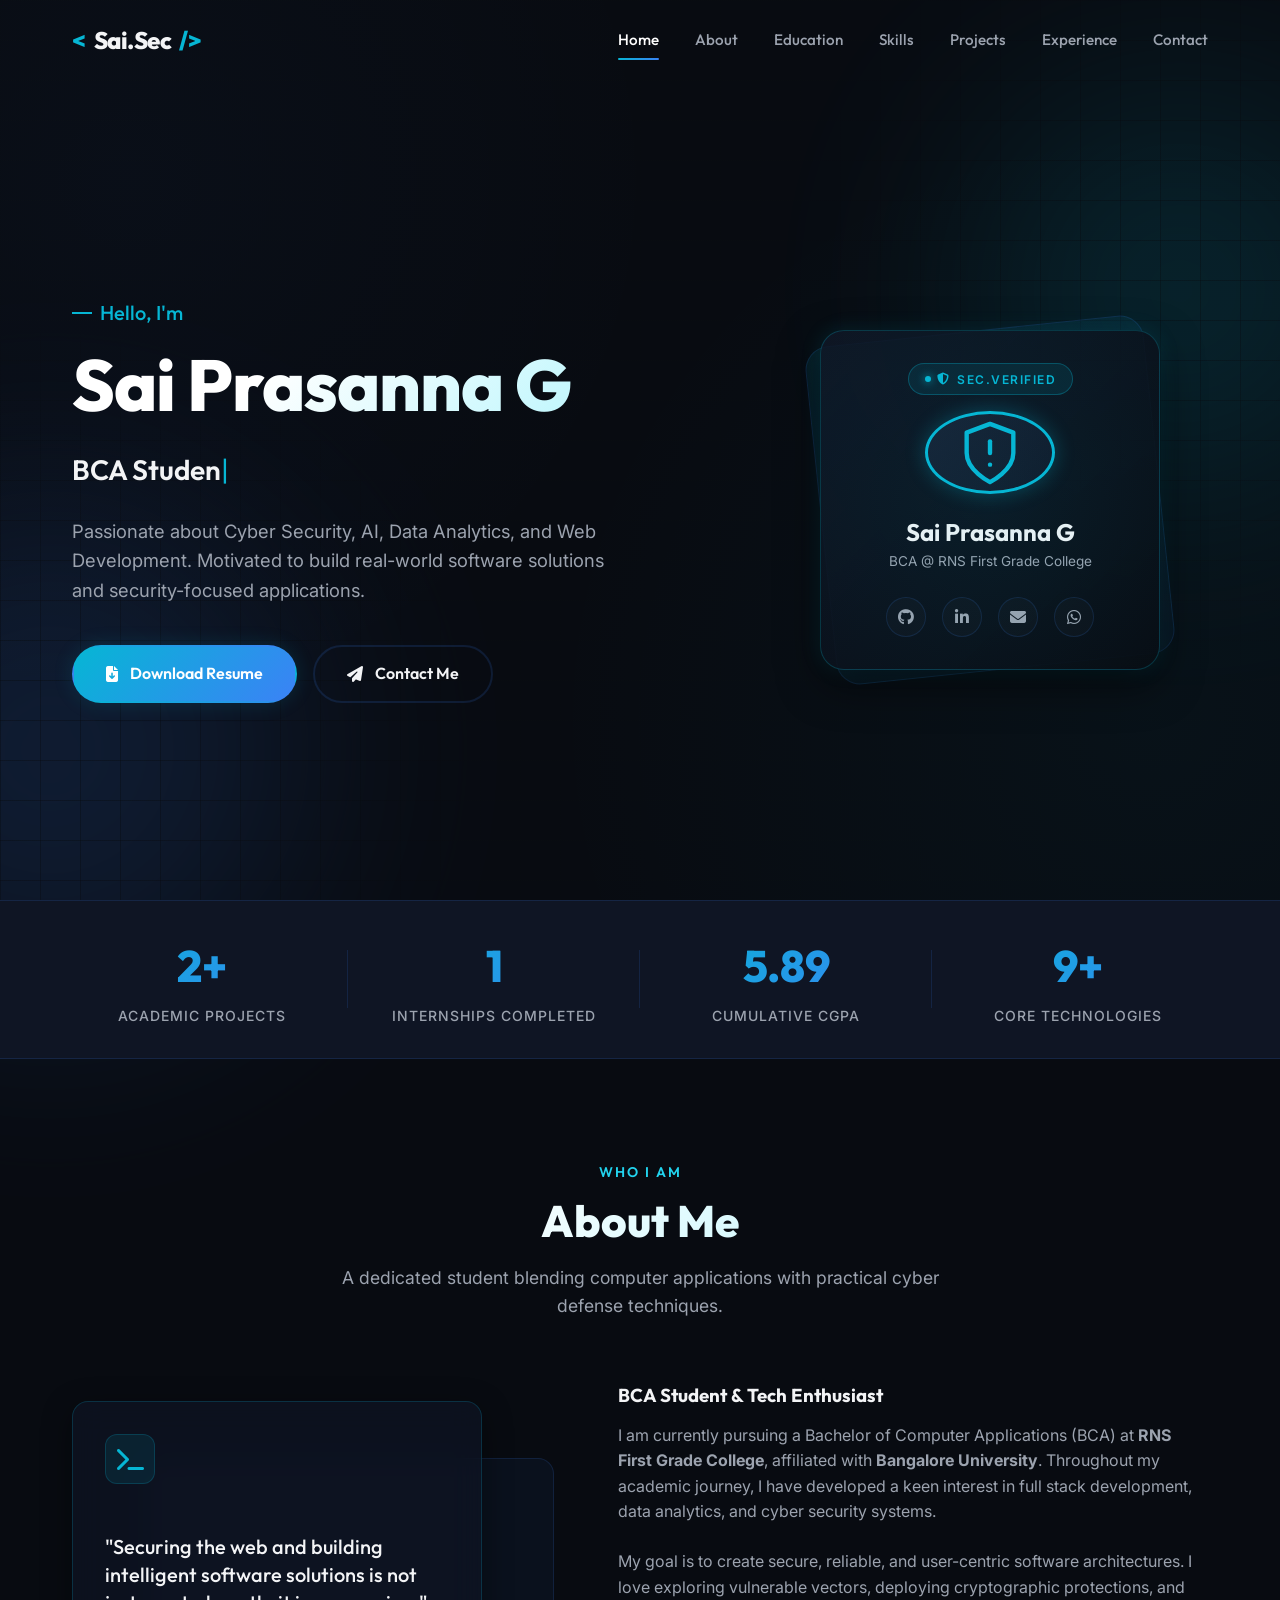
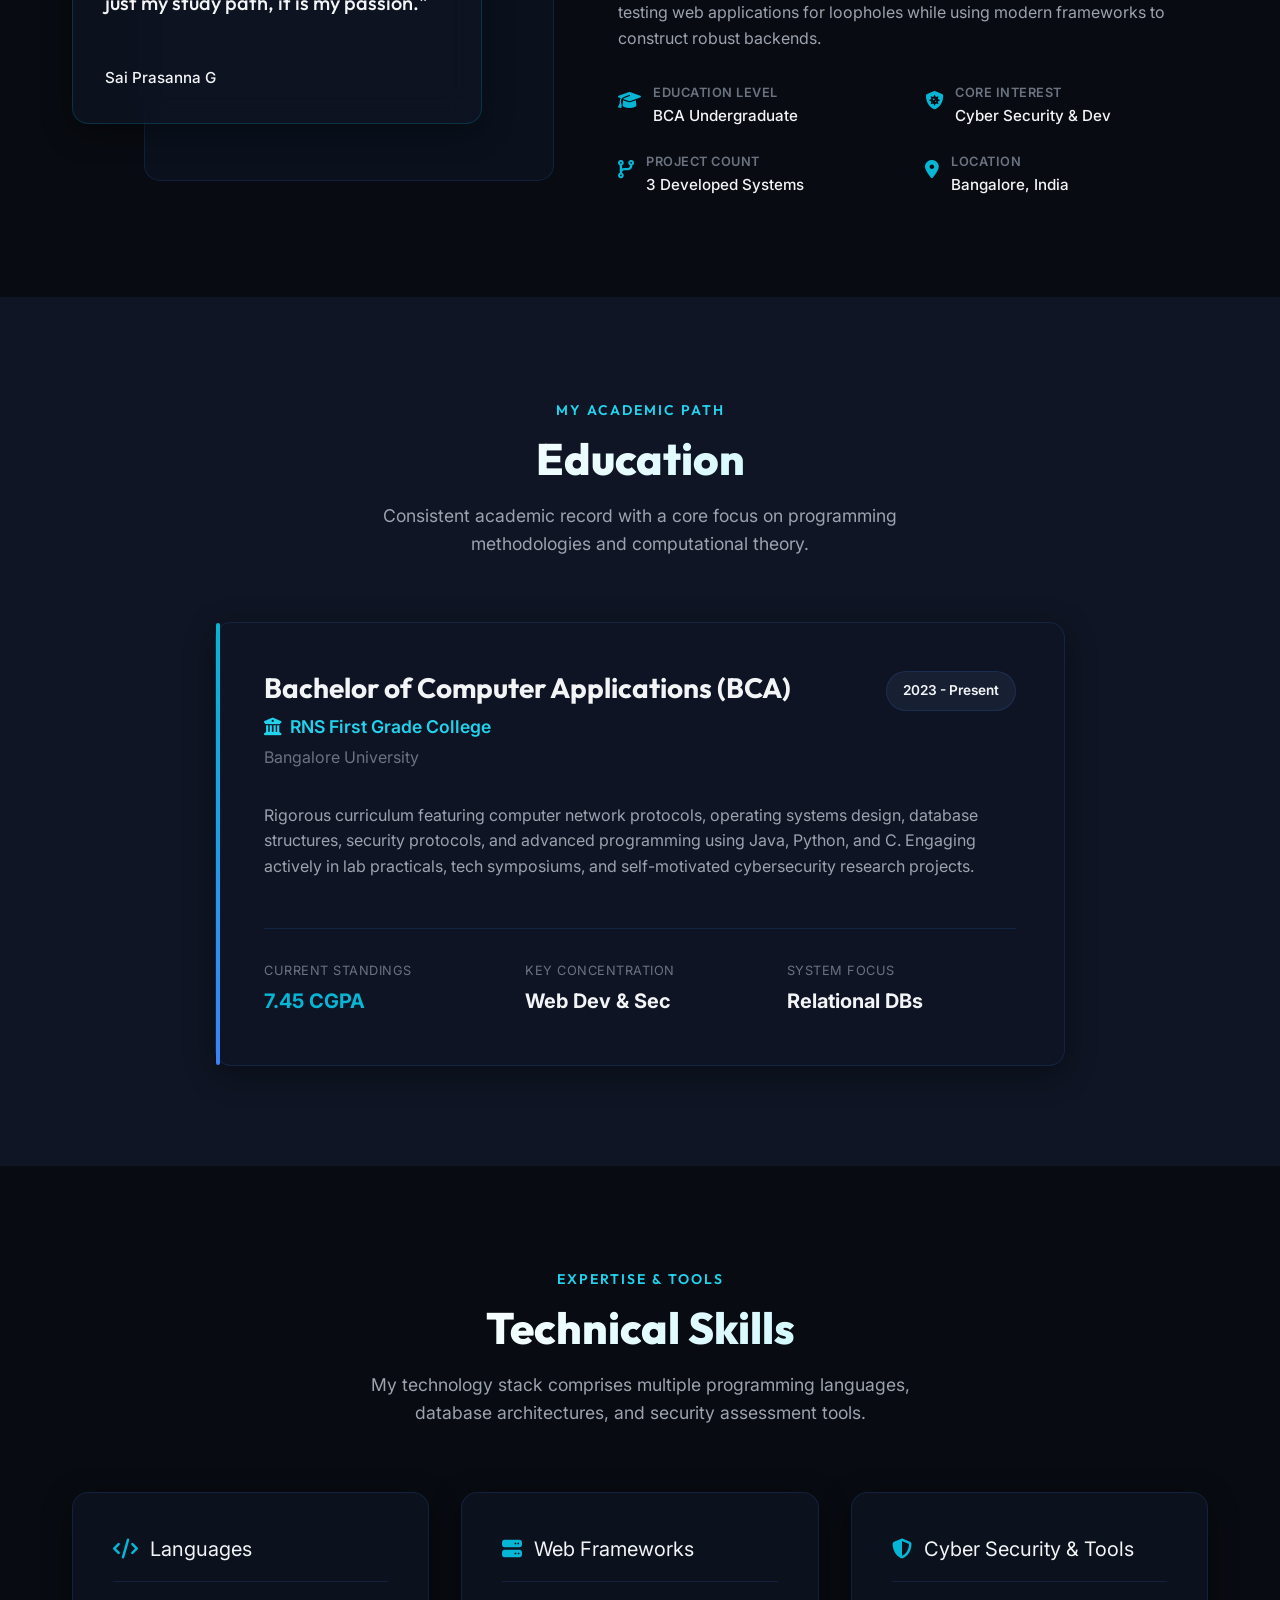
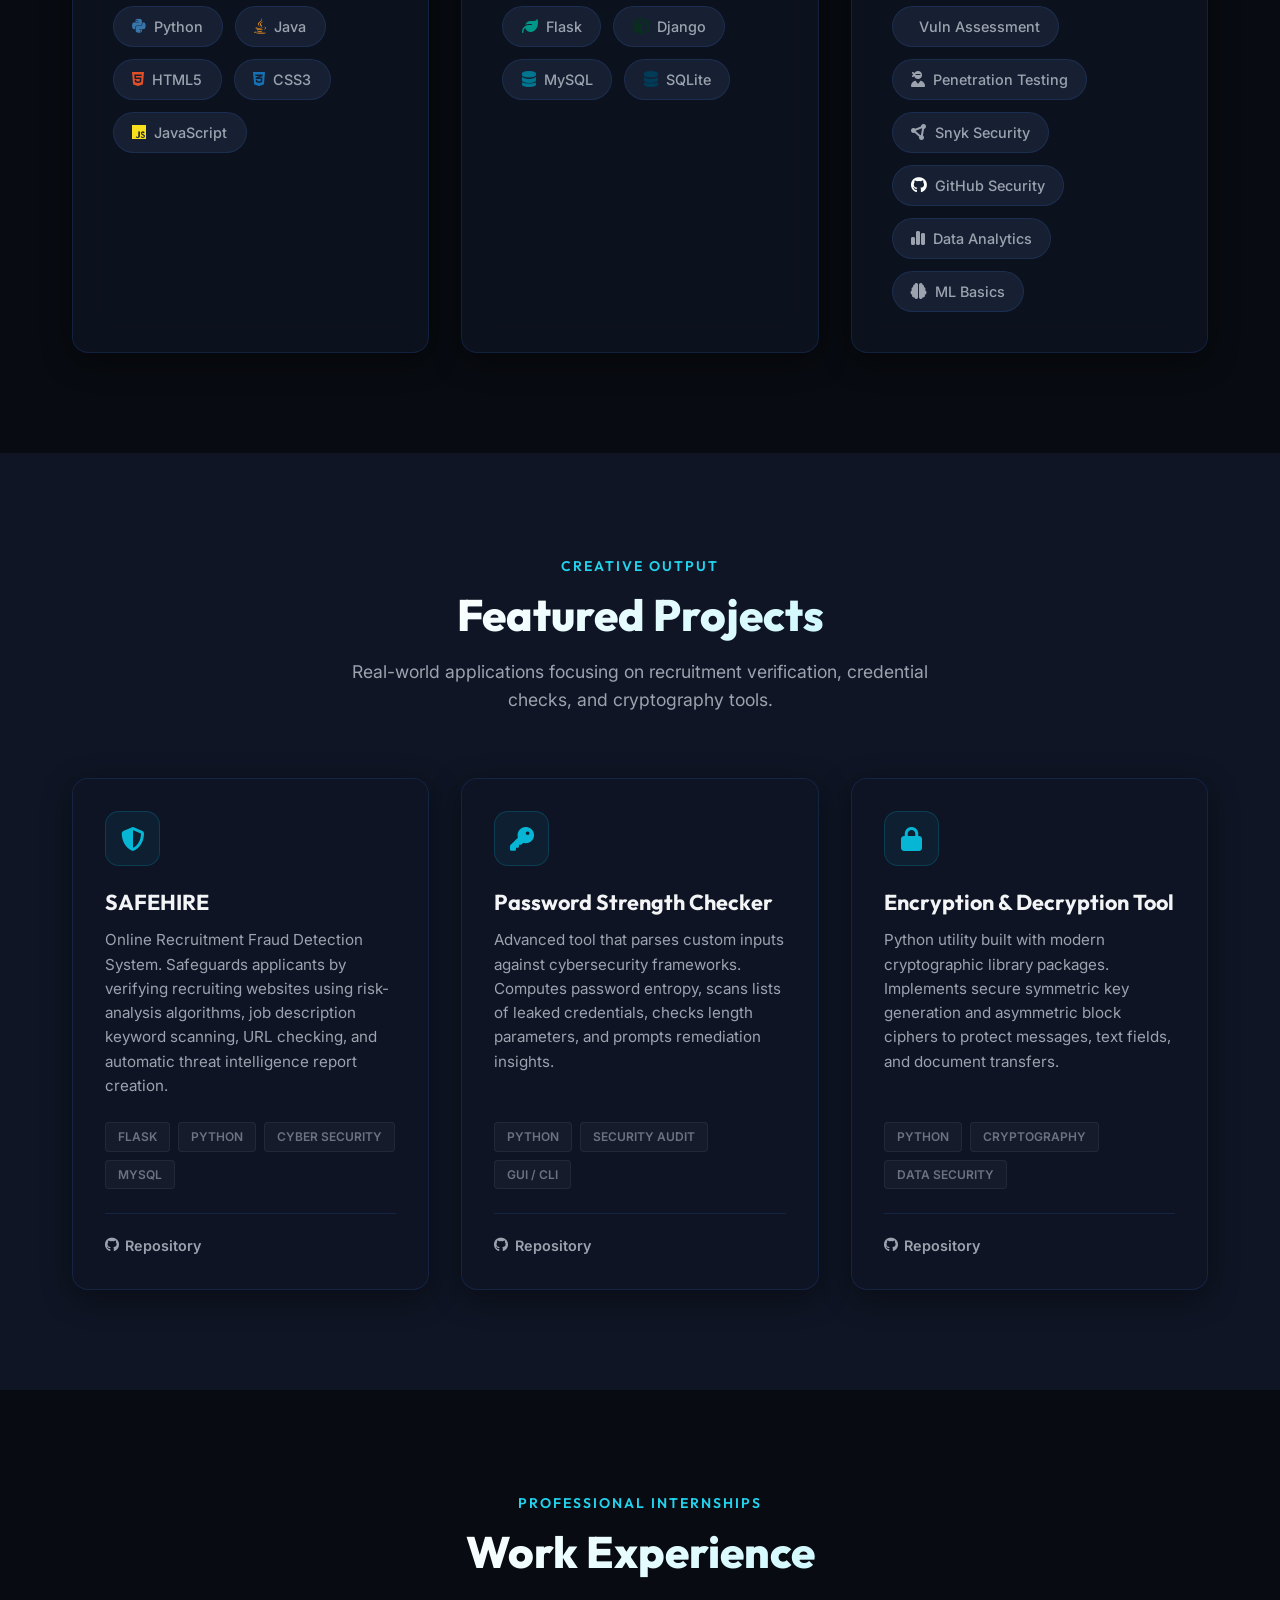
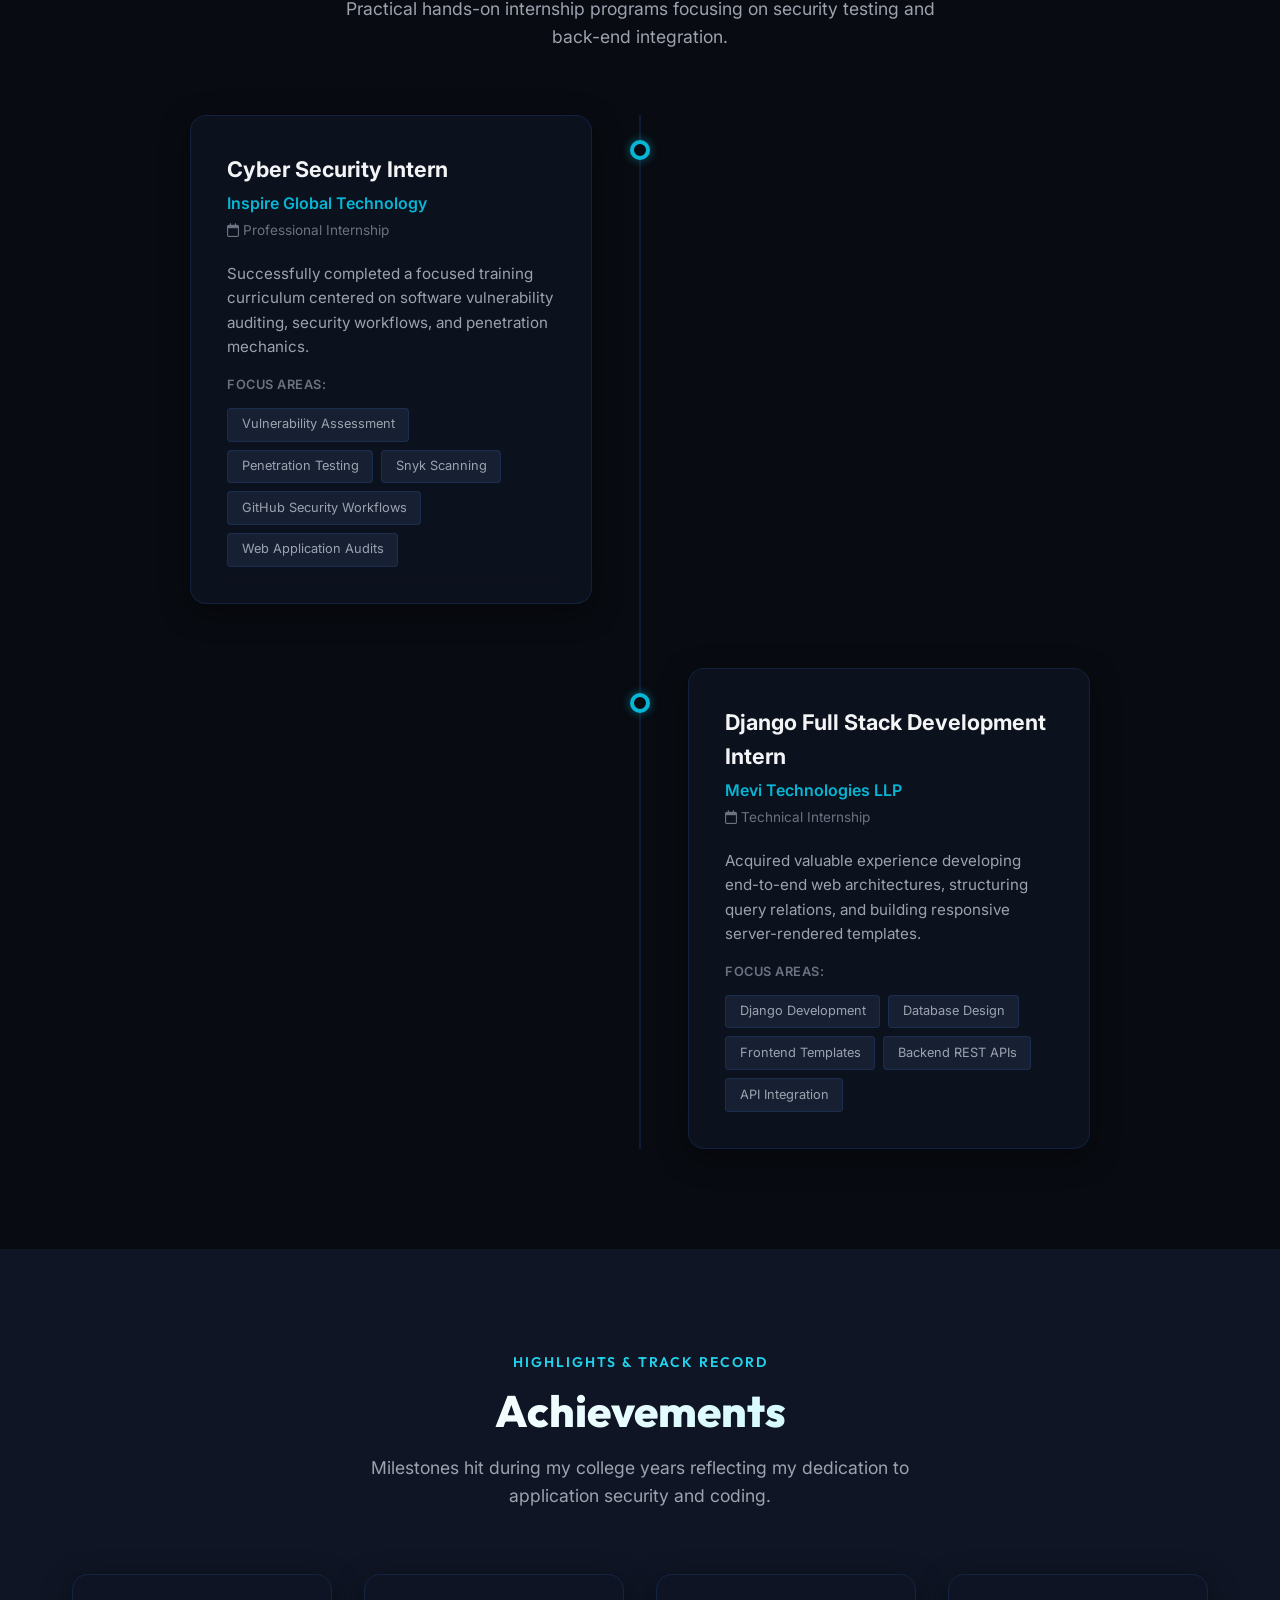
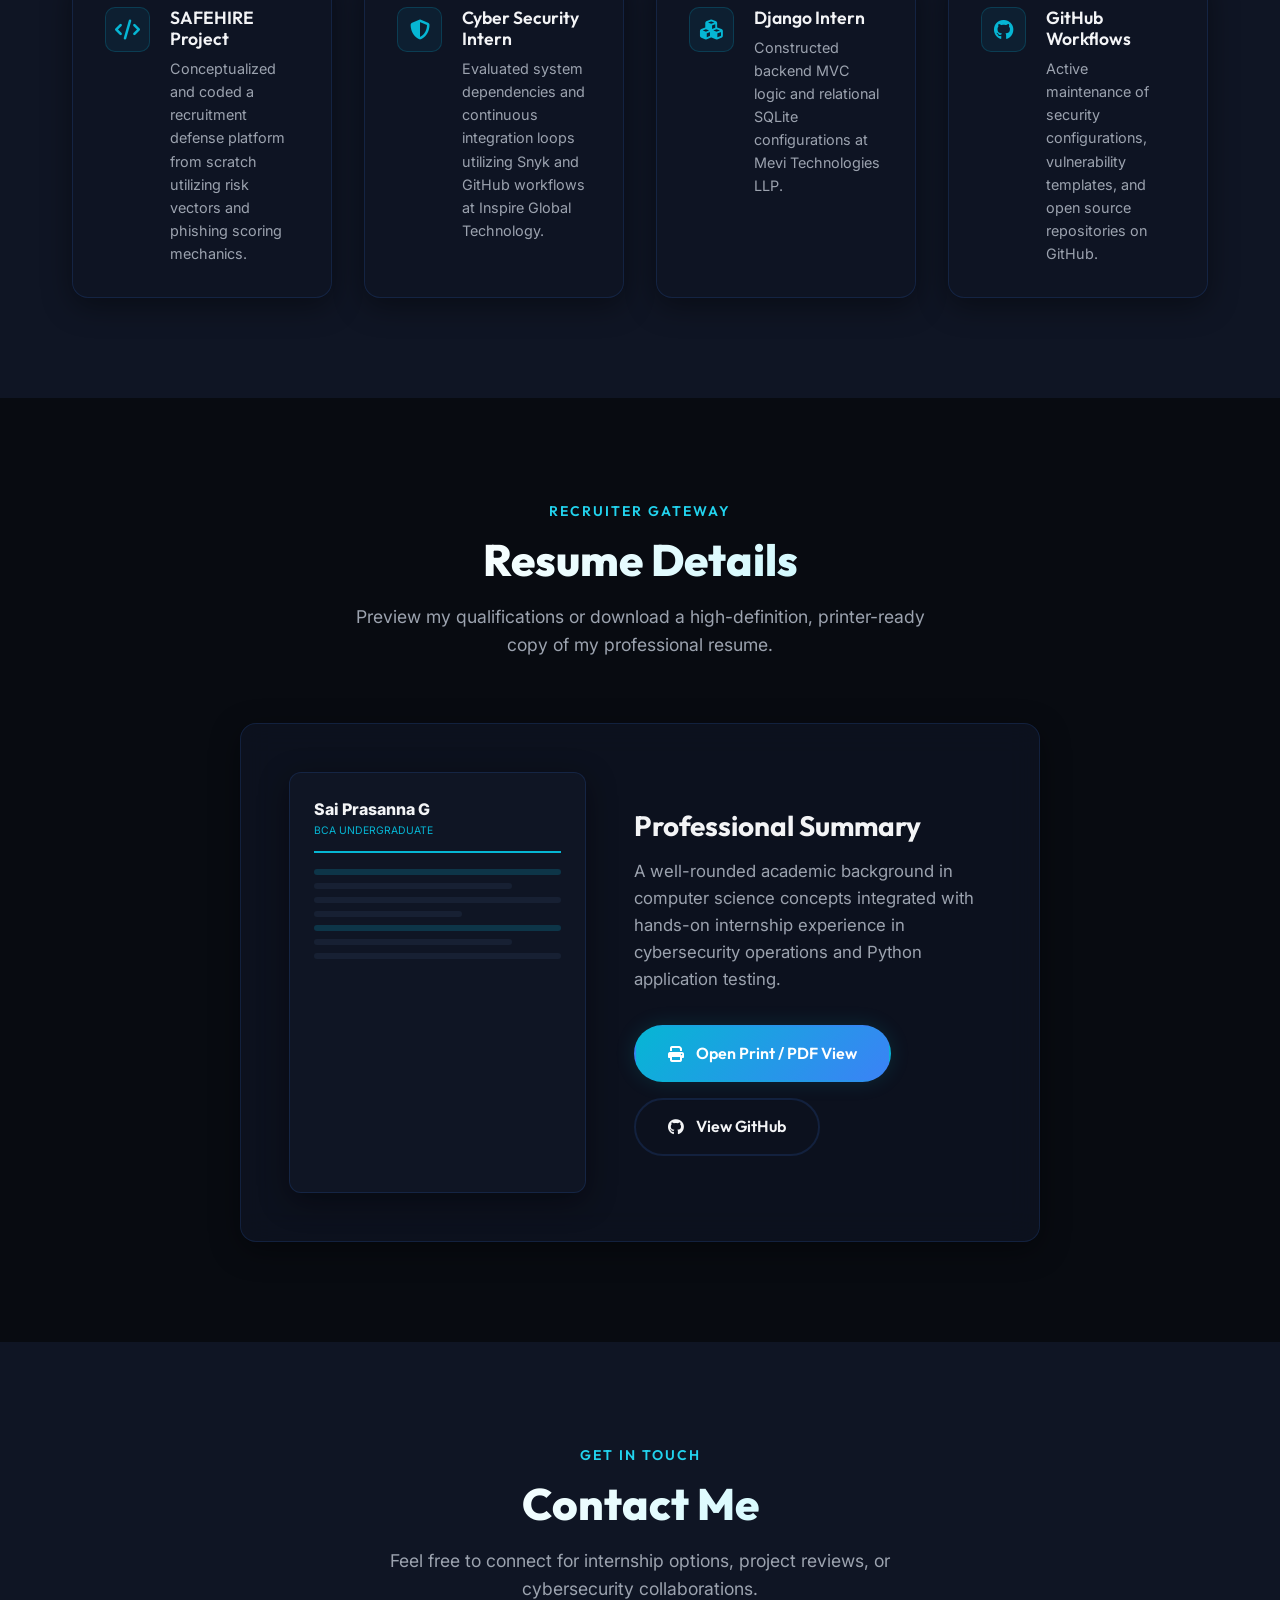
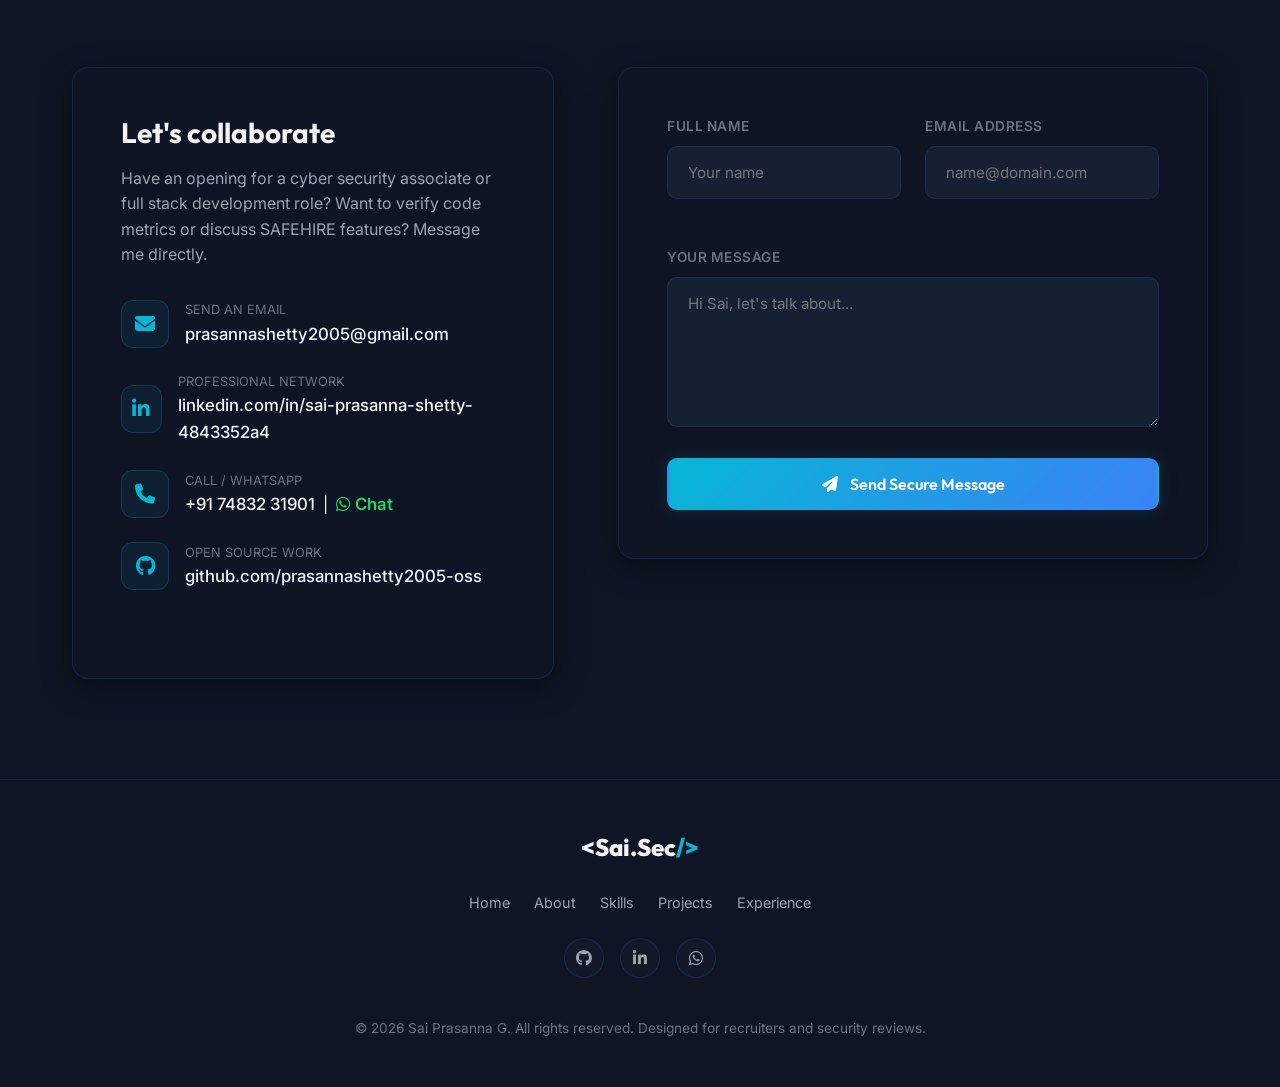
<file: index.html>
<!DOCTYPE html>
<html lang="en">
<head>
  <meta charset="UTF-8">
  <meta name="viewport" content="width=device-width, initial-scale=1.0">
  <meta name="google-site-verification" content="ZYKbpbP5vB60PER5XX5HOD6z4EIhN-BOaaTFXMrw0hg" />
  
  <!-- Primary SEO Meta Tags -->
  <title>Sai Prasanna G | Cyber Security & Full Stack Developer Portfolio</title>
  <meta name="title" content="Sai Prasanna G | Cyber Security & Full Stack Developer Portfolio">
  <meta name="description" content="Portfolio of Sai Prasanna G, a BCA student, cyber security enthusiast, and full stack developer. Explorer of SAFEHIRE fraud detection system, python cryptography, and web security.">
  <meta name="keywords" content="Sai Prasanna G, Sai Prasanna G Portfolio, Sai Prasanna G BCA, SAFEHIRE Project, Cyber Security Portfolio, BCA Student Portfolio, Full Stack Developer, Bangalore University, RNS First Grade College">
  <meta name="author" content="Sai Prasanna G">
  <meta name="robots" content="index, follow">
  
  <!-- Open Graph / Facebook / LinkedIn -->
  <meta property="og:type" content="website">
  <meta property="og:url" content="https://github.com/prasannashetty2005-oss">
  <meta property="og:title" content="Sai Prasanna G | Cyber Security & Full Stack Developer Portfolio">
  <meta property="og:description" content="BCA Student at RNS First Grade College & Cyber Security Enthusiast. Check out my projects including SAFEHIRE, Password Strength Checker, and Django full-stack developments.">
  <meta property="og:image" content="https://raw.githubusercontent.com/prasannashetty2005-oss/portfolio/main/assets/og-image.png">

  <!-- Twitter -->
  <meta property="twitter:card" content="summary_large_image">
  <meta property="twitter:title" content="Sai Prasanna G | Cyber Security & Full Stack Developer Portfolio">
  <meta property="twitter:description" content="BCA Student & Cyber Security Enthusiast specializing in Full Stack Web Dev, Vulnerability Assessments, and Python Cryptography.">

  <!-- Favicon placeholder or styling -->
  <link rel="icon" type="image/svg+xml" href="data:image/svg+xml,<svg xmlns=%22http://www.w3.org/2000/svg%22 viewBox=%220 0 100 100%22><text y=%22.9em%22 font-size=%2290%22>⚡</text></svg>">

  <!-- FontAwesome for Icons -->
  <link rel="stylesheet" href="https://cdnjs.cloudflare.com/ajax/libs/font-awesome/6.4.0/css/all.min.css">
  
  <!-- Main Stylesheet -->
  <link rel="stylesheet" href="style.css">
</head>
<body>

  <!-- Background Orbs -->
  <div class="glow-orb orb-1"></div>
  <div class="glow-orb orb-2"></div>

  <!-- Header Section -->
  <header>
    <div class="container nav-container">
      <a href="#home" class="logo" id="logo-link">
        <span>&lt;</span>Sai.Sec<span>/&gt;</span>
      </a>
      
      <!-- Hamburger Toggle -->
      <button class="menu-toggle" id="menu-toggle" aria-label="Toggle Navigation">
        <span></span>
        <span></span>
        <span></span>
      </button>

      <!-- Navigation links -->
      <nav class="nav-links" id="nav-links">
        <a href="#home" class="nav-link active" id="nav-home">Home</a>
        <a href="#about" class="nav-link" id="nav-about">About</a>
        <a href="#education" class="nav-link" id="nav-education">Education</a>
        <a href="#skills" class="nav-link" id="nav-skills">Skills</a>
        <a href="#projects" class="nav-link" id="nav-projects">Projects</a>
        <a href="#experience" class="nav-link" id="nav-experience">Experience</a>
        <a href="#contact" class="nav-link" id="nav-contact">Contact</a>
      </nav>
    </div>
  </header>

  <!-- Main Content Area -->
  <main>

    <!-- Hero Section -->
    <section id="home" class="hero">
      <div class="hero-backdrop"></div>
      <div class="container hero-wrapper">
        
        <div class="hero-content">
          <div class="hero-greeting">Hello, I'm</div>
          <h1 class="hero-name text-gradient">Sai Prasanna G</h1>
          <div class="hero-title-typing">
            <span id="typing-text"></span><span class="typing-cursor">|</span>
          </div>
          <p class="hero-tagline">
            Passionate about Cyber Security, AI, Data Analytics, and Web Development. Motivated to build real-world software solutions and security-focused applications.
          </p>
          <div class="hero-buttons">
            <a href="resume-print.html" target="_blank" class="btn btn-primary" id="hero-resume-btn">
              <i class="fa-solid fa-file-arrow-down"></i> Download Resume
            </a>
            <a href="#contact" class="btn btn-secondary" id="hero-contact-btn">
              <i class="fa-solid fa-paper-plane"></i> Contact Me
            </a>
          </div>
        </div>

        <!-- Cyber Graphic Avatar -->
        <div class="hero-graphic reveal">
          <div class="profile-hex-container">
            <div class="profile-card-back"></div>
            <div class="profile-card-main">
              
              <div class="cyber-badge">
                <i class="fa-solid fa-shield-halved"></i> Sec.verified
              </div>
              
              <div class="avatar-circle">
                <!-- Glowing Cyber Shield SVG Avatar -->
                <svg width="70" height="70" viewBox="0 0 24 24" fill="none" stroke="currentColor" stroke-width="1.5" stroke-linecap="round" stroke-linejoin="round">
                  <path d="M12 22s8-4 8-10V5l-8-3-8 3v7c0 6 8 10 8 10z"/>
                  <path d="M12 8v4"/>
                  <path d="M12 16h.01"/>
                </svg>
              </div>

              <h2 class="profile-card-name">Sai Prasanna G</h2>
              <p class="profile-card-desc">BCA @ RNS First Grade College</p>
              
              <div class="profile-socials">
                <a href="https://github.com/prasannashetty2005-oss" target="_blank" class="social-icon" aria-label="GitHub">
                  <i class="fa-brands fa-github"></i>
                </a>
                <a href="https://www.linkedin.com/in/sai-prasanna-shetty-4843352a4" target="_blank" class="social-icon" aria-label="LinkedIn">
                  <i class="fa-brands fa-linkedin-in"></i>
                </a>
                <a href="mailto:prasannashetty2005@gmail.com" class="social-icon" aria-label="Email">
                  <i class="fa-solid fa-envelope"></i>
                </a>
                <a href="https://wa.me/917483231901" target="_blank" class="social-icon" aria-label="WhatsApp">
                  <i class="fa-brands fa-whatsapp"></i>
                </a>
              </div>

            </div>
          </div>
        </div>

      </div>
    </section>

    <!-- Animated Statistics Bar -->
    <div class="stats-bar">
      <div class="container stats-grid">
        <div class="stat-item">
          <div class="stat-num" data-target="3" data-suffix="+">0</div>
          <div class="stat-label">Academic Projects</div>
        </div>
        <div class="stat-item">
          <div class="stat-num" data-target="2">0</div>
          <div class="stat-label">Internships Completed</div>
        </div>
        <div class="stat-item">
          <div class="stat-num" data-target="7.45" data-decimal="true">0.00</div>
          <div class="stat-label">Cumulative CGPA</div>
        </div>
        <div class="stat-item">
          <div class="stat-num" data-target="12" data-suffix="+">0</div>
          <div class="stat-label">Core Technologies</div>
        </div>
      </div>
    </div>

    <!-- About Section -->
    <section id="about" class="section">
      <div class="container">
        
        <div class="section-title-wrapper reveal">
          <span class="accent-text">Who I Am</span>
          <h2 class="section-title text-gradient">About Me</h2>
          <p class="section-subtitle">A dedicated student blending computer applications with practical cyber defense techniques.</p>
        </div>

        <div class="about-grid">
          
          <div class="about-graphics reveal">
            <div class="about-card-stacked about-card-bg"></div>
            <div class="about-card-stacked about-card-fg glass-card">
              <div class="about-icon-box">
                <i class="fa-solid fa-terminal"></i>
              </div>
              <div class="about-quote">
                "Securing the web and building intelligent software solutions is not just my study path, it is my passion."
              </div>
              <div class="info-block-val">Sai Prasanna G</div>
            </div>
          </div>

          <div class="about-content reveal">
            <h3>BCA Student & Tech Enthusiast</h3>
            <p style="margin: 1rem 0 1.5rem 0;">
              I am currently pursuing a Bachelor of Computer Applications (BCA) at <strong>RNS First Grade College</strong>, affiliated with <strong>Bangalore University</strong>. Throughout my academic journey, I have developed a keen interest in full stack development, data analytics, and cyber security systems.
            </p>
            <p style="margin-bottom: 2rem;">
              My goal is to create secure, reliable, and user-centric software architectures. I love exploring vulnerable vectors, deploying cryptographic protections, and testing web applications for loopholes while using modern frameworks to construct robust backends.
            </p>
            
            <div class="about-info-blocks">
              <div class="info-block">
                <div class="info-block-icon"><i class="fa-solid fa-graduation-cap"></i></div>
                <div>
                  <div class="info-block-title">Education Level</div>
                  <div class="info-block-val">BCA Undergraduate</div>
                </div>
              </div>
              <div class="info-block">
                <div class="info-block-icon"><i class="fa-solid fa-shield-virus"></i></div>
                <div>
                  <div class="info-block-title">Core Interest</div>
                  <div class="info-block-val">Cyber Security & Dev</div>
                </div>
              </div>
              <div class="info-block">
                <div class="info-block-icon"><i class="fa-solid fa-code-branch"></i></div>
                <div>
                  <div class="info-block-title">Project Count</div>
                  <div class="info-block-val">3 Developed Systems</div>
                </div>
              </div>
              <div class="info-block">
                <div class="info-block-icon"><i class="fa-solid fa-location-dot"></i></div>
                <div>
                  <div class="info-block-title">Location</div>
                  <div class="info-block-val">Bangalore, India</div>
                </div>
              </div>
            </div>

          </div>

        </div>
      </div>
    </section>

    <!-- Education Section -->
    <section id="education" class="section" style="background: var(--bg-secondary);">
      <div class="container">
        
        <div class="section-title-wrapper reveal">
          <span class="accent-text">My Academic Path</span>
          <h2 class="section-title text-gradient">Education</h2>
          <p class="section-subtitle">Consistent academic record with a core focus on programming methodologies and computational theory.</p>
        </div>

        <div class="edu-wrapper reveal">
          <div class="edu-timeline-card glass-card">
            
            <div class="edu-header-row">
              <div class="edu-title-group">
                <h3>Bachelor of Computer Applications (BCA)</h3>
                <div class="edu-inst">
                  <i class="fa-solid fa-university"></i> RNS First Grade College
                </div>
                <p style="color: var(--text-muted); margin-top: 0.25rem;">Bangalore University</p>
              </div>
              <span class="edu-badge">2023 - Present</span>
            </div>
            
            <p>
              Rigorous curriculum featuring computer network protocols, operating systems design, database structures, security protocols, and advanced programming using Java, Python, and C. Engaging actively in lab practicals, tech symposiums, and self-motivated cybersecurity research projects.
            </p>
            
            <div class="edu-details-grid">
              <div class="edu-metric">
                <div class="edu-metric-label">Current Standings</div>
                <div class="edu-metric-val cgpa">7.45 CGPA</div>
              </div>
              <div class="edu-metric">
                <div class="edu-metric-label">Key Concentration</div>
                <div class="edu-metric-val">Web Dev & Sec</div>
              </div>
              <div class="edu-metric">
                <div class="edu-metric-label">System Focus</div>
                <div class="edu-metric-val">Relational DBs</div>
              </div>
            </div>

          </div>
        </div>

      </div>
    </section>

    <!-- Skills Section -->
    <section id="skills" class="section">
      <div class="container">
        
        <div class="section-title-wrapper reveal">
          <span class="accent-text">Expertise & Tools</span>
          <h2 class="section-title text-gradient">Technical Skills</h2>
          <p class="section-subtitle">My technology stack comprises multiple programming languages, database architectures, and security assessment tools.</p>
        </div>

        <div class="skills-container reveal">
          <div class="skills-category-grid">
            
            <!-- Programming Languages -->
            <div class="skills-card glass-card">
              <div class="skills-card-title">
                <i class="fa-solid fa-code"></i> Languages
              </div>
              <div class="skills-list">
                <div class="skill-chip"><i class="fa-brands fa-python" style="color: #3776ab;"></i> Python</div>
                <div class="skill-chip"><i class="fa-brands fa-java" style="color: #f89820;"></i> Java</div>
                <div class="skill-chip"><i class="fa-brands fa-html5" style="color: #e34f26;"></i> HTML5</div>
                <div class="skill-chip"><i class="fa-brands fa-css3-alt" style="color: #1572b6;"></i> CSS3</div>
                <div class="skill-chip"><i class="fa-brands fa-js" style="color: #f7df1e;"></i> JavaScript</div>
              </div>
            </div>

            <!-- Frameworks & Backends -->
            <div class="skills-card glass-card">
              <div class="skills-card-title">
                <i class="fa-solid fa-server"></i> Web Frameworks
              </div>
              <div class="skills-list">
                <div class="skill-chip"><i class="fa-solid fa-leaf" style="color: #009688;"></i> Flask</div>
                <div class="skill-chip"><i class="fa-solid fa-cube" style="color: #092e20;"></i> Django</div>
                <div class="skill-chip"><i class="fa-solid fa-database" style="color: #00758f;"></i> MySQL</div>
                <div class="skill-chip"><i class="fa-solid fa-database" style="color: #003b57;"></i> SQLite</div>
              </div>
            </div>

            <!-- Security & Tools -->
            <div class="skills-card glass-card">
              <div class="skills-card-title">
                <i class="fa-solid fa-shield-halved"></i> Cyber Security & Tools
              </div>
              <div class="skills-list">
                <div class="skill-chip"><i class="fa-solid fa-magnifying-glass-shield"></i> Vuln Assessment</div>
                <div class="skill-chip"><i class="fa-solid fa-user-ninja"></i> Penetration Testing</div>
                <div class="skill-chip"><i class="fa-solid fa-circle-nodes"></i> Snyk Security</div>
                <div class="skill-chip"><i class="fa-brands fa-github" style="color: #ffffff;"></i> GitHub Security</div>
                <div class="skill-chip"><i class="fa-solid fa-chart-simple"></i> Data Analytics</div>
                <div class="skill-chip"><i class="fa-solid fa-brain"></i> ML Basics</div>
              </div>
            </div>

          </div>
        </div>

      </div>
    </section>

    <!-- Projects Section -->
    <section id="projects" class="section" style="background: var(--bg-secondary);">
      <div class="container">
        
        <div class="section-title-wrapper reveal">
          <span class="accent-text">Creative Output</span>
          <h2 class="section-title text-gradient">Featured Projects</h2>
          <p class="section-subtitle">Real-world applications focusing on recruitment verification, credential checks, and cryptography tools.</p>
        </div>

        <div class="projects-grid">
          
          <!-- Project 1 -->
          <div class="project-card glass-card reveal">
            <div class="project-icon-wrapper">
              <i class="fa-solid fa-shield-halved"></i>
            </div>
            <h3 class="project-title">SAFEHIRE</h3>
            <p class="project-desc">
              Online Recruitment Fraud Detection System. Safeguards applicants by verifying recruiting websites using risk-analysis algorithms, job description keyword scanning, URL checking, and automatic threat intelligence report creation.
            </p>
            <div class="project-tags">
              <span class="project-tag">Flask</span>
              <span class="project-tag">Python</span>
              <span class="project-tag">Cyber Security</span>
              <span class="project-tag">MySQL</span>
            </div>
            <div class="project-links">
              <a href="https://github.com/prasannashetty2005-oss" target="_blank" class="project-link">
                <i class="fa-brands fa-github"></i> Repository
              </a>
            </div>
          </div>

          <!-- Project 2 -->
          <div class="project-card glass-card reveal">
            <div class="project-icon-wrapper">
              <i class="fa-solid fa-key"></i>
            </div>
            <h3 class="project-title">Password Strength Checker</h3>
            <p class="project-desc">
              Advanced tool that parses custom inputs against cybersecurity frameworks. Computes password entropy, scans lists of leaked credentials, checks length parameters, and prompts remediation insights.
            </p>
            <div class="project-tags">
              <span class="project-tag">Python</span>
              <span class="project-tag">Security Audit</span>
              <span class="project-tag">GUI / CLI</span>
            </div>
            <div class="project-links">
              <a href="https://github.com/prasannashetty2005-oss" target="_blank" class="project-link">
                <i class="fa-brands fa-github"></i> Repository
              </a>
            </div>
          </div>

          <!-- Project 3 -->
          <div class="project-card glass-card reveal">
            <div class="project-icon-wrapper">
              <i class="fa-solid fa-lock"></i>
            </div>
            <h3 class="project-title">Encryption & Decryption Tool</h3>
            <p class="project-desc">
              Python utility built with modern cryptographic library packages. Implements secure symmetric key generation and asymmetric block ciphers to protect messages, text fields, and document transfers.
            </p>
            <div class="project-tags">
              <span class="project-tag">Python</span>
              <span class="project-tag">Cryptography</span>
              <span class="project-tag">Data Security</span>
            </div>
            <div class="project-links">
              <a href="https://github.com/prasannashetty2005-oss" target="_blank" class="project-link">
                <i class="fa-brands fa-github"></i> Repository
              </a>
            </div>
          </div>

        </div>
      </div>
    </section>

    <!-- Experience / Internships Section -->
    <section id="experience" class="section">
      <div class="container">
        
        <div class="section-title-wrapper reveal">
          <span class="accent-text">Professional Internships</span>
          <h2 class="section-title text-gradient">Work Experience</h2>
          <p class="section-subtitle">Practical hands-on internship programs focusing on security testing and back-end integration.</p>
        </div>

        <div class="internship-wrapper reveal">
          
          <!-- Internship 1: Cyber Security -->
          <div class="internship-timeline-item left">
            <div class="timeline-dot"></div>
            <div class="internship-card glass-card">
              <div class="internship-header">
                <span class="internship-role">Cyber Security Intern</span>
                <span class="internship-company">Inspire Global Technology</span>
                <span class="internship-date"><i class="fa-regular fa-calendar"></i> Professional Internship</span>
              </div>
              <p style="margin-bottom: 1rem; font-size: 0.95rem;">
                Successfully completed a focused training curriculum centered on software vulnerability auditing, security workflows, and penetration mechanics.
              </p>
              <div class="internship-topics-title">Focus Areas:</div>
              <div class="internship-topics">
                <span class="internship-topic">Vulnerability Assessment</span>
                <span class="internship-topic">Penetration Testing</span>
                <span class="internship-topic">Snyk Scanning</span>
                <span class="internship-topic">GitHub Security Workflows</span>
                <span class="internship-topic">Web Application Audits</span>
              </div>
            </div>
          </div>

          <!-- Internship 2: Django Development -->
          <div class="internship-timeline-item right">
            <div class="timeline-dot"></div>
            <div class="internship-card glass-card">
              <div class="internship-header">
                <span class="internship-role">Django Full Stack Development Intern</span>
                <span class="internship-company">Mevi Technologies LLP</span>
                <span class="internship-date"><i class="fa-regular fa-calendar"></i> Technical Internship</span>
              </div>
              <p style="margin-bottom: 1rem; font-size: 0.95rem;">
                Acquired valuable experience developing end-to-end web architectures, structuring query relations, and building responsive server-rendered templates.
              </p>
              <div class="internship-topics-title">Focus Areas:</div>
              <div class="internship-topics">
                <span class="internship-topic">Django Development</span>
                <span class="internship-topic">Database Design</span>
                <span class="internship-topic">Frontend Templates</span>
                <span class="internship-topic">Backend REST APIs</span>
                <span class="internship-topic">API Integration</span>
              </div>
            </div>
          </div>

        </div>

      </div>
    </section>

    <!-- Achievements Section -->
    <section id="achievements" class="section" style="background: var(--bg-secondary);">
      <div class="container">
        
        <div class="section-title-wrapper reveal">
          <span class="accent-text">Highlights & Track Record</span>
          <h2 class="section-title text-gradient">Achievements</h2>
          <p class="section-subtitle">Milestones hit during my college years reflecting my dedication to application security and coding.</p>
        </div>

        <div class="achievements-grid">
          
          <div class="achievement-card glass-card reveal">
            <div class="achievement-icon">
              <i class="fa-solid fa-code"></i>
            </div>
            <div class="achievement-details">
              <h3>SAFEHIRE Project</h3>
              <p>Conceptualized and coded a recruitment defense platform from scratch utilizing risk vectors and phishing scoring mechanics.</p>
            </div>
          </div>

          <div class="achievement-card glass-card reveal">
            <div class="achievement-icon">
              <i class="fa-solid fa-shield-halved"></i>
            </div>
            <div class="achievement-details">
              <h3>Cyber Security Intern</h3>
              <p>Evaluated system dependencies and continuous integration loops utilizing Snyk and GitHub workflows at Inspire Global Technology.</p>
            </div>
          </div>

          <div class="achievement-card glass-card reveal">
            <div class="achievement-icon">
              <i class="fa-solid fa-cubes"></i>
            </div>
            <div class="achievement-details">
              <h3>Django Intern</h3>
              <p>Constructed backend MVC logic and relational SQLite configurations at Mevi Technologies LLP.</p>
            </div>
          </div>

          <div class="achievement-card glass-card reveal">
            <div class="achievement-icon">
              <i class="fa-brands fa-github"></i>
            </div>
            <div class="achievement-details">
              <h3>GitHub Workflows</h3>
              <p>Active maintenance of security configurations, vulnerability templates, and open source repositories on GitHub.</p>
            </div>
          </div>

        </div>
      </div>
    </section>

    <!-- Resume Section -->
    <section id="resume" class="section">
      <div class="container">
        
        <div class="section-title-wrapper reveal">
          <span class="accent-text">Recruiter Gateway</span>
          <h2 class="section-title text-gradient">Resume Details</h2>
          <p class="section-subtitle">Preview my qualifications or download a high-definition, printer-ready copy of my professional resume.</p>
        </div>

        <div class="resume-wrapper-section reveal">
          <div class="resume-preview-card glass-card">
            
            <div class="resume-thumb-wrapper">
              <div class="resume-thumb-header">
                <div class="resume-thumb-name">Sai Prasanna G</div>
                <div class="resume-thumb-title">BCA Undergraduate</div>
              </div>
              <div class="resume-thumb-body">
                <div class="resume-thumb-line accent"></div>
                <div class="resume-thumb-line medium"></div>
                <div class="resume-thumb-line"></div>
                <div class="resume-thumb-line short"></div>
                <div class="resume-thumb-line accent"></div>
                <div class="resume-thumb-line medium"></div>
                <div class="resume-thumb-line"></div>
              </div>
              <div class="resume-thumb-overlay">
                <a href="resume-print.html" target="_blank" class="resume-thumb-btn" aria-label="Open PDF view">
                  <i class="fa-solid fa-expand"></i>
                </a>
              </div>
            </div>

            <div class="resume-text-content">
              <h3>Professional Summary</h3>
              <p>
                A well-rounded academic background in computer science concepts integrated with hands-on internship experience in cybersecurity operations and Python application testing.
              </p>
              <div class="resume-action-buttons">
                <a href="resume-print.html" target="_blank" class="btn btn-primary" id="resume-open-btn">
                  <i class="fa-solid fa-print"></i> Open Print / PDF View
                </a>
                <a href="https://github.com/prasannashetty2005-oss" target="_blank" class="btn btn-secondary" id="resume-github-btn">
                  <i class="fa-brands fa-github"></i> View GitHub
                </a>
              </div>
            </div>

          </div>
        </div>

      </div>
    </section>

    <!-- Contact Section -->
    <section id="contact" class="section" style="background: var(--bg-secondary);">
      <div class="container">
        
        <div class="section-title-wrapper reveal">
          <span class="accent-text">Get In Touch</span>
          <h2 class="section-title text-gradient">Contact Me</h2>
          <p class="section-subtitle">Feel free to connect for internship options, project reviews, or cybersecurity collaborations.</p>
        </div>

        <div class="contact-grid">
          
          <div class="contact-info-card glass-card reveal">
            <h3>Let's collaborate</h3>
            <p class="contact-info-desc">
              Have an opening for a cyber security associate or full stack development role? Want to verify code metrics or discuss SAFEHIRE features? Message me directly.
            </p>
            
            <div class="contact-methods">
              <div class="contact-method-item">
                <div class="contact-method-icon">
                  <i class="fa-solid fa-envelope"></i>
                </div>
                <div class="contact-method-details">
                  <span>Send an Email</span>
                  <a href="mailto:prasannashetty2005@gmail.com">prasannashetty2005@gmail.com</a>
                </div>
              </div>

              <div class="contact-method-item">
                <div class="contact-method-icon">
                  <i class="fa-brands fa-linkedin-in"></i>
                </div>
                <div class="contact-method-details">
                  <span>Professional Network</span>
                  <a href="https://www.linkedin.com/in/sai-prasanna-shetty-4843352a4" target="_blank">linkedin.com/in/sai-prasanna-shetty-4843352a4</a>
                </div>
              </div>

              <div class="contact-method-item">
                <div class="contact-method-icon">
                  <i class="fa-solid fa-phone"></i>
                </div>
                <div class="contact-method-details">
                  <span>Call / WhatsApp</span>
                  <a href="tel:+917483231901">+91 74832 31901</a>
                  &nbsp;|&nbsp;
                  <a href="https://wa.me/917483231901?text=Hi%20Sai,%20I%20saw%20your%20portfolio..." target="_blank" style="color: #25d366; font-weight: 600;"><i class="fa-brands fa-whatsapp"></i> Chat</a>
                </div>
              </div>

              <div class="contact-method-item">
                <div class="contact-method-icon">
                  <i class="fa-brands fa-github"></i>
                </div>
                <div class="contact-method-details">
                  <span>Open Source Work</span>
                  <a href="https://github.com/prasannashetty2005-oss" target="_blank">github.com/prasannashetty2005-oss</a>
                </div>
              </div>
            </div>
          </div>

          <!-- Contact Form -->
          <div class="contact-form-card glass-card reveal">
            <form id="contact-form" novalidate>
              <div class="form-group-row">
                <div class="form-group">
                  <label for="form-name" class="form-label">Full Name</label>
                  <input type="text" id="form-name" class="form-input" placeholder="Your name" required>
                </div>
                <div class="form-group">
                  <label for="form-email" class="form-label">Email Address</label>
                  <input type="email" id="form-email" class="form-input" placeholder="name@domain.com" required>
                </div>
              </div>
              <div class="form-group">
                <label for="form-message" class="form-label">Your Message</label>
                <textarea id="form-message" class="form-input" placeholder="Hi Sai, let's talk about..." required></textarea>
              </div>
              <button type="submit" class="btn btn-primary" style="width: 100%; border-radius: 10px;">
                <i class="fa-solid fa-paper-plane"></i> Send Secure Message
              </button>
            </form>
          </div>

        </div>
      </div>
    </section>

  </main>

  <!-- Toast Notification Containers -->
  <div id="toast-container" class="toast-container"></div>

  <!-- Footer -->
  <footer>
    <div class="container footer-content">
      <div class="footer-logo">
        &lt;Sai.Sec<span>/&gt;</span>
      </div>
      
      <div class="footer-nav">
        <a href="#home" class="footer-link">Home</a>
        <a href="#about" class="footer-link">About</a>
        <a href="#skills" class="footer-link">Skills</a>
        <a href="#projects" class="footer-link">Projects</a>
        <a href="#experience" class="footer-link">Experience</a>
      </div>

      <div class="footer-socials">
        <a href="https://github.com/prasannashetty2005-oss" target="_blank" class="social-icon" aria-label="GitHub">
          <i class="fa-brands fa-github"></i>
        </a>
        <a href="https://www.linkedin.com/in/sai-prasanna-shetty-4843352a4" target="_blank" class="social-icon" aria-label="LinkedIn">
          <i class="fa-brands fa-linkedin-in"></i>
        </a>
        <a href="https://wa.me/917483231901" target="_blank" class="social-icon" aria-label="WhatsApp">
          <i class="fa-brands fa-whatsapp"></i>
        </a>
      </div>
      
      <p class="footer-copy">&copy; 2026 Sai Prasanna G. All rights reserved. Designed for recruiters and security reviews.</p>
    </div>
  </footer>

  <!-- Floating Back to Top Button -->
  <button class="back-to-top" id="back-to-top" aria-label="Back to top">
    <i class="fa-solid fa-arrow-up"></i>
  </button>

  <!-- JS Scripts -->
  <script src="script.js"></script>
</body>
</html>
</file>
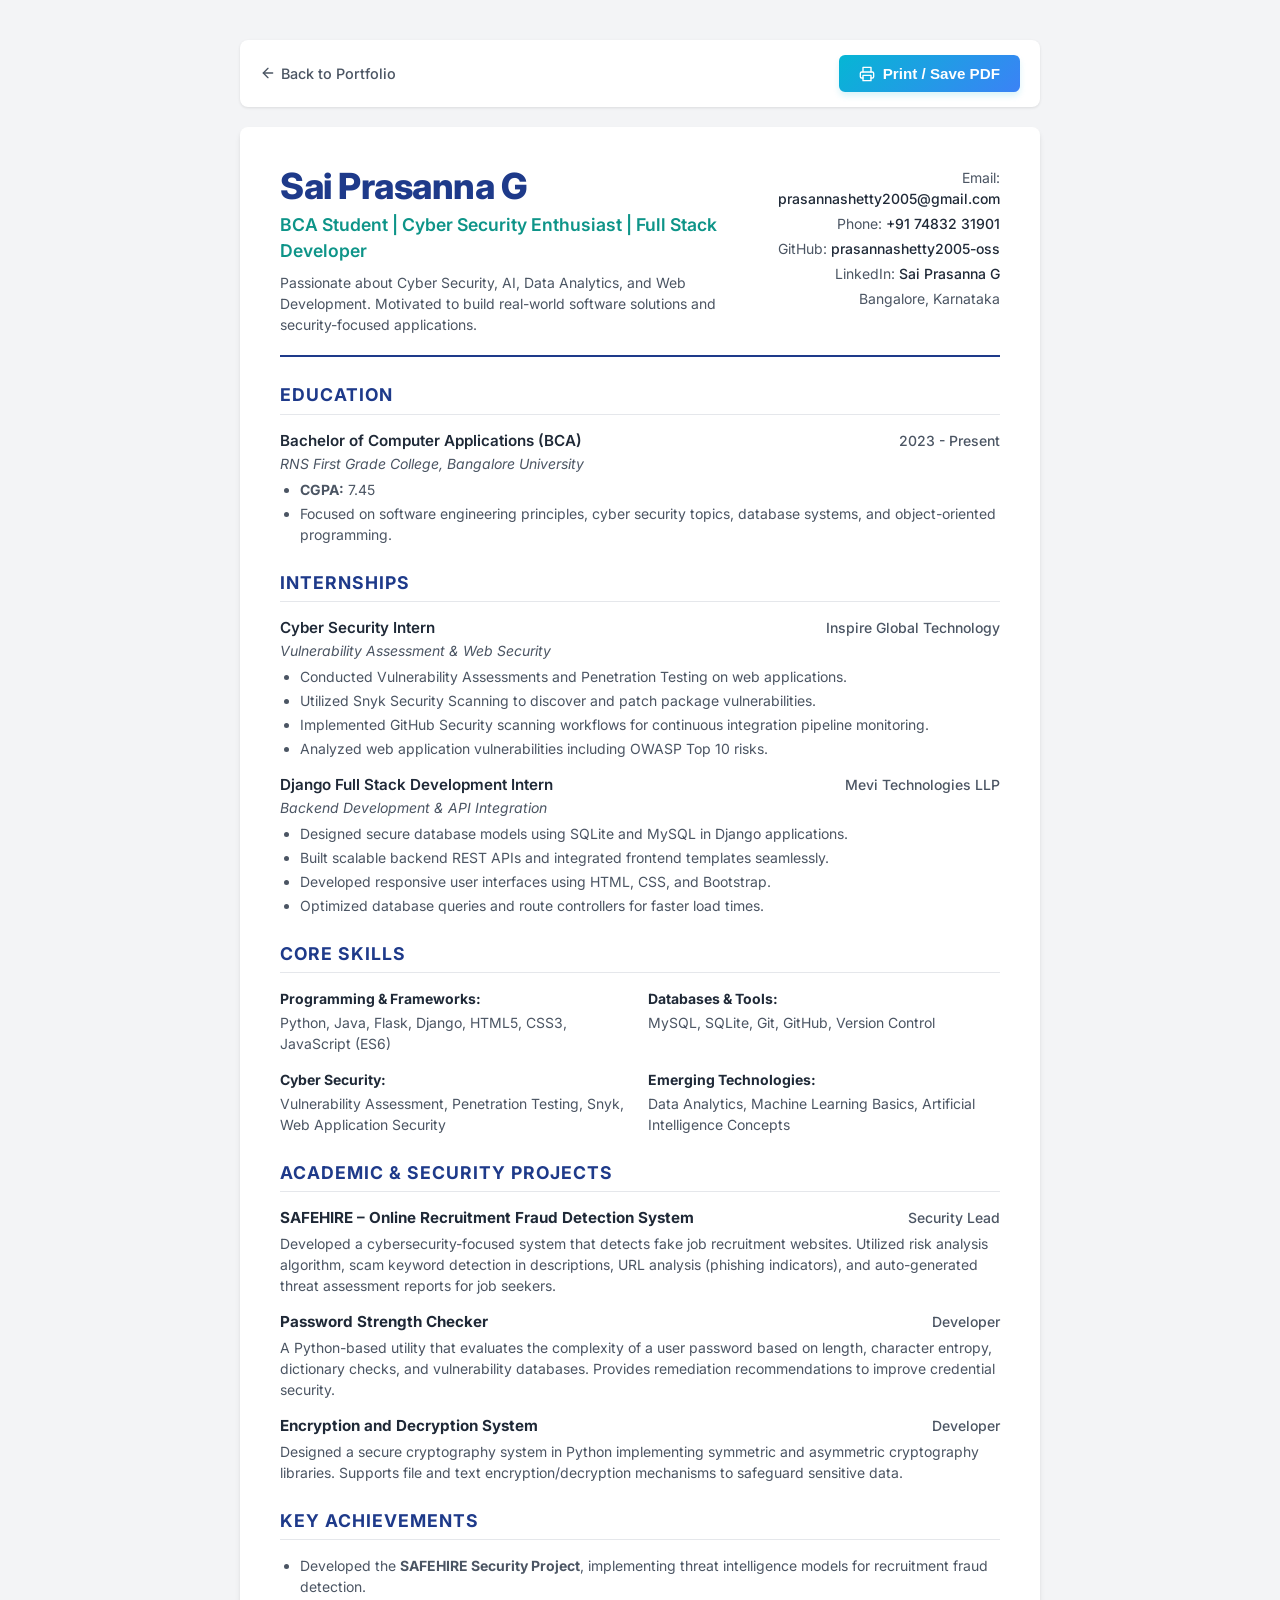
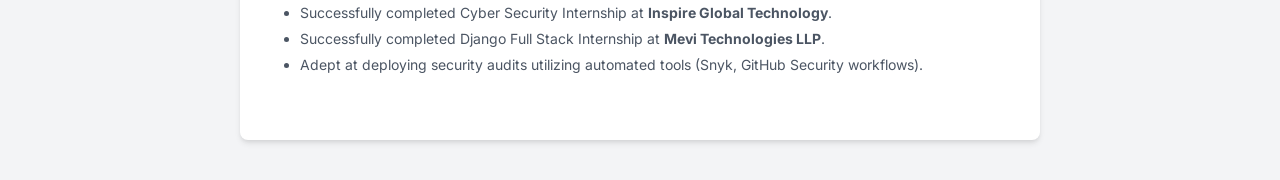
<file: resume-print.html>
<!DOCTYPE html>
<html lang="en">
<head>
  <meta charset="UTF-8">
  <meta name="viewport" content="width=device-width, initial-scale=1.0">
  <title>Sai Prasanna G - Resume</title>
  <link rel="stylesheet" href="https://fonts.googleapis.com/css2?family=Inter:wght@300;400;500;600;700;800&display=swap">
  <style>
    :root {
      --primary-color: #1e3a8a;
      --secondary-color: #0d9488;
      --text-dark: #1f2937;
      --text-light: #4b5563;
      --border-color: #e5e7eb;
    }

    * {
      box-sizing: border-box;
      margin: 0;
      padding: 0;
    }

    body {
      font-family: 'Inter', sans-serif;
      color: var(--text-dark);
      line-height: 1.5;
      background-color: #f3f4f6;
      padding: 40px 20px;
    }

    .resume-container {
      max-width: 800px;
      margin: 0 auto;
      background: #ffffff;
      padding: 40px;
      box-shadow: 0 4px 6px -1px rgba(0, 0, 0, 0.1), 0 2px 4px -1px rgba(0, 0, 0, 0.06);
      border-radius: 8px;
      position: relative;
    }

    /* Print control bar */
    .print-bar {
      max-width: 800px;
      margin: 0 auto 20px auto;
      display: flex;
      justify-content: space-between;
      align-items: center;
      background: #ffffff;
      padding: 15px 20px;
      border-radius: 8px;
      box-shadow: 0 1px 3px rgba(0,0,0,0.1);
    }

    .print-btn {
      background: linear-gradient(135deg, #06b6d4 0%, #3b82f6 100%);
      color: #ffffff;
      border: none;
      padding: 10px 20px;
      font-size: 0.95rem;
      font-weight: 600;
      border-radius: 6px;
      cursor: pointer;
      display: flex;
      align-items: center;
      gap: 8px;
      box-shadow: 0 4px 6px rgba(6, 182, 212, 0.15);
      transition: opacity 0.2s;
    }

    .print-btn:hover {
      opacity: 0.9;
    }

    .back-btn {
      color: var(--text-light);
      text-decoration: none;
      font-size: 0.9rem;
      font-weight: 500;
      display: flex;
      align-items: center;
      gap: 5px;
    }

    .back-btn:hover {
      color: var(--primary-color);
    }

    /* Header Design */
    header {
      border-bottom: 2px solid var(--primary-color);
      padding-bottom: 20px;
      margin-bottom: 25px;
      display: flex;
      justify-content: space-between;
      align-items: flex-start;
    }

    .header-left h1 {
      font-size: 2.25rem;
      font-weight: 800;
      color: var(--primary-color);
      letter-spacing: -0.5px;
      line-height: 1.1;
    }

    .header-left h2 {
      font-size: 1.1rem;
      font-weight: 600;
      color: var(--secondary-color);
      margin-top: 5px;
    }

    .header-left p {
      font-size: 0.875rem;
      color: var(--text-light);
      margin-top: 8px;
      max-width: 500px;
    }

    .header-right {
      text-align: right;
      font-size: 0.875rem;
      color: var(--text-light);
      display: flex;
      flex-direction: column;
      gap: 4px;
    }

    .header-right a {
      color: var(--text-dark);
      text-decoration: none;
      font-weight: 500;
    }

    .header-right a:hover {
      color: var(--primary-color);
    }

    /* Section Layout */
    .resume-section {
      margin-bottom: 25px;
    }

    .section-title {
      font-size: 1.1rem;
      font-weight: 700;
      text-transform: uppercase;
      letter-spacing: 1px;
      color: var(--primary-color);
      border-bottom: 1px solid var(--border-color);
      padding-bottom: 5px;
      margin-bottom: 15px;
    }

    /* Education & Internships */
    .timeline-item {
      margin-bottom: 15px;
    }

    .timeline-header {
      display: flex;
      justify-content: space-between;
      font-weight: 600;
      font-size: 0.95rem;
    }

    .timeline-company {
      color: var(--secondary-color);
    }

    .timeline-date {
      color: var(--text-light);
      font-weight: 500;
      font-size: 0.875rem;
    }

    .timeline-sub {
      font-size: 0.875rem;
      color: var(--text-light);
      font-style: italic;
      margin-bottom: 5px;
    }

    .timeline-bullets {
      margin-left: 20px;
      font-size: 0.875rem;
      color: var(--text-light);
    }

    .timeline-bullets li {
      margin-bottom: 3px;
    }

    /* Projects */
    .project-item {
      margin-bottom: 15px;
    }

    .project-title {
      font-weight: 700;
      font-size: 0.95rem;
      display: flex;
      justify-content: space-between;
    }

    .project-desc {
      font-size: 0.875rem;
      color: var(--text-light);
      margin-top: 3px;
    }

    /* Skills Grid */
    .skills-grid {
      display: grid;
      grid-template-columns: repeat(2, 1fr);
      gap: 15px;
    }

    .skills-category {
      font-size: 0.875rem;
    }

    .skills-category strong {
      display: block;
      color: var(--text-dark);
      margin-bottom: 3px;
    }

    .skills-category span {
      color: var(--text-light);
    }

    /* Achievements */
    .achievements-list {
      margin-left: 20px;
      font-size: 0.875rem;
      color: var(--text-light);
    }

    .achievements-list li {
      margin-bottom: 5px;
    }

    /* Print Styles */
    @media print {
      body {
        background: #ffffff;
        padding: 0;
      }

      .print-bar {
        display: none;
      }

      .resume-container {
        box-shadow: none;
        padding: 0;
        border-radius: 0;
        max-width: 100%;
      }

      header {
        border-bottom-color: #000000;
      }

      .section-title {
        color: #000000;
        border-bottom-color: #000000;
      }

      .header-left h1 {
        color: #000000;
      }

      .header-left h2, .timeline-company {
        color: #333333;
      }
    }
  </style>
</head>
<body>

  <!-- Controls for web view -->
  <div class="print-bar">
    <a href="index.html" class="back-btn">
      <svg width="16" height="16" viewBox="0 0 24 24" fill="none" stroke="currentColor" stroke-width="2" stroke-linecap="round" stroke-linejoin="round"><line x1="19" y1="12" x2="5" y2="12"></line><polyline points="12 19 5 12 12 5"></polyline></svg>
      Back to Portfolio
    </a>
    <button onclick="window.print()" class="print-btn">
      <svg width="16" height="16" viewBox="0 0 24 24" fill="none" stroke="currentColor" stroke-width="2" stroke-linecap="round" stroke-linejoin="round"><path d="M6 9V2h12v7"></path><path d="M6 18H4a2 2 0 0 1-2-2v-5a2 2 0 0 1 2-2h16a2 2 0 0 1 2 2v5a2 2 0 0 1-2 2h-2"></path><rect x="6" y="14" width="12" height="8"></rect></svg>
      Print / Save PDF
    </button>
  </div>

  <div class="resume-container">
    <header>
      <div class="header-left">
        <h1>Sai Prasanna G</h1>
        <h2>BCA Student | Cyber Security Enthusiast | Full Stack Developer</h2>
        <p>Passionate about Cyber Security, AI, Data Analytics, and Web Development. Motivated to build real-world software solutions and security-focused applications.</p>
      </div>
      <div class="header-right">
        <p>Email: <a href="mailto:prasannashetty2005@gmail.com">prasannashetty2005@gmail.com</a></p>
        <p>Phone: <a href="tel:+917483231901">+91 74832 31901</a></p>
        <p>GitHub: <a href="https://github.com/prasannashetty2005-oss" target="_blank">prasannashetty2005-oss</a></p>
        <p>LinkedIn: <a href="https://www.linkedin.com/in/sai-prasanna-shetty-4843352a4" target="_blank">Sai Prasanna G</a></p>
        <p>Bangalore, Karnataka</p>
      </div>
    </header>

    <div class="resume-section">
      <div class="section-title">Education</div>
      <div class="timeline-item">
        <div class="timeline-header">
          <span>Bachelor of Computer Applications (BCA)</span>
          <span class="timeline-date">2023 - Present</span>
        </div>
        <div class="timeline-sub">RNS First Grade College, Bangalore University</div>
        <ul class="timeline-bullets">
          <li><strong>CGPA:</strong> 7.45</li>
          <li>Focused on software engineering principles, cyber security topics, database systems, and object-oriented programming.</li>
        </ul>
      </div>
    </div>

    <div class="resume-section">
      <div class="section-title">Internships</div>
      
      <div class="timeline-item">
        <div class="timeline-header">
          <span>Cyber Security Intern</span>
          <span class="timeline-date">Inspire Global Technology</span>
        </div>
        <div class="timeline-sub">Vulnerability Assessment & Web Security</div>
        <ul class="timeline-bullets">
          <li>Conducted Vulnerability Assessments and Penetration Testing on web applications.</li>
          <li>Utilized Snyk Security Scanning to discover and patch package vulnerabilities.</li>
          <li>Implemented GitHub Security scanning workflows for continuous integration pipeline monitoring.</li>
          <li>Analyzed web application vulnerabilities including OWASP Top 10 risks.</li>
        </ul>
      </div>

      <div class="timeline-item">
        <div class="timeline-header">
          <span>Django Full Stack Development Intern</span>
          <span class="timeline-date">Mevi Technologies LLP</span>
        </div>
        <div class="timeline-sub">Backend Development & API Integration</div>
        <ul class="timeline-bullets">
          <li>Designed secure database models using SQLite and MySQL in Django applications.</li>
          <li>Built scalable backend REST APIs and integrated frontend templates seamlessly.</li>
          <li>Developed responsive user interfaces using HTML, CSS, and Bootstrap.</li>
          <li>Optimized database queries and route controllers for faster load times.</li>
        </ul>
      </div>
    </div>

    <div class="resume-section">
      <div class="section-title">Core Skills</div>
      <div class="skills-grid">
        <div class="skills-category">
          <strong>Programming & Frameworks:</strong>
          <span>Python, Java, Flask, Django, HTML5, CSS3, JavaScript (ES6)</span>
        </div>
        <div class="skills-category">
          <strong>Databases & Tools:</strong>
          <span>MySQL, SQLite, Git, GitHub, Version Control</span>
        </div>
        <div class="skills-category">
          <strong>Cyber Security:</strong>
          <span>Vulnerability Assessment, Penetration Testing, Snyk, Web Application Security</span>
        </div>
        <div class="skills-category">
          <strong>Emerging Technologies:</strong>
          <span>Data Analytics, Machine Learning Basics, Artificial Intelligence Concepts</span>
        </div>
      </div>
    </div>

    <div class="resume-section">
      <div class="section-title">Academic & Security Projects</div>
      
      <div class="project-item">
        <div class="project-title">
          <span>SAFEHIRE – Online Recruitment Fraud Detection System</span>
          <span class="timeline-date">Security Lead</span>
        </div>
        <p class="project-desc">Developed a cybersecurity-focused system that detects fake job recruitment websites. Utilized risk analysis algorithm, scam keyword detection in descriptions, URL analysis (phishing indicators), and auto-generated threat assessment reports for job seekers.</p>
      </div>

      <div class="project-item">
        <div class="project-title">
          <span>Password Strength Checker</span>
          <span class="timeline-date">Developer</span>
        </div>
        <p class="project-desc">A Python-based utility that evaluates the complexity of a user password based on length, character entropy, dictionary checks, and vulnerability databases. Provides remediation recommendations to improve credential security.</p>
      </div>

      <div class="project-item">
        <div class="project-title">
          <span>Encryption and Decryption System</span>
          <span class="timeline-date">Developer</span>
        </div>
        <p class="project-desc">Designed a secure cryptography system in Python implementing symmetric and asymmetric cryptography libraries. Supports file and text encryption/decryption mechanisms to safeguard sensitive data.</p>
      </div>
    </div>

    <div class="resume-section">
      <div class="section-title">Key Achievements</div>
      <ul class="achievements-list">
        <li>Developed the <strong>SAFEHIRE Security Project</strong>, implementing threat intelligence models for recruitment fraud detection.</li>
        <li>Successfully completed Cyber Security Internship at <strong>Inspire Global Technology</strong>.</li>
        <li>Successfully completed Django Full Stack Internship at <strong>Mevi Technologies LLP</strong>.</li>
        <li>Adept at deploying security audits utilizing automated tools (Snyk, GitHub Security workflows).</li>
      </ul>
    </div>
  </div>

</body>
</html>
</file>
<file: style.css>
/* 
 * Sai Prasanna G - Portfolio Stylesheet
 * Modern Dark Theme with Blue and Cyan Gradients & Glassmorphism
 */

@import url('https://fonts.googleapis.com/css2?family=Inter:wght@300;400;500;600;700&family=Outfit:wght@400;500;600;700;800&display=swap');

:root {
  --bg-primary: #080b11;
  --bg-secondary: #0f1524;
  --bg-tertiary: #172033;
  --bg-glass: rgba(15, 21, 36, 0.7);
  --bg-glass-hover: rgba(23, 32, 51, 0.85);
  
  --border-color: rgba(59, 130, 246, 0.15);
  --border-color-glow: rgba(6, 182, 212, 0.4);
  
  --accent-cyan: #06b6d4;
  --accent-blue: #3b82f6;
  --accent-gradient: linear-gradient(135deg, #06b6d4 0%, #3b82f6 100%);
  --accent-gradient-hover: linear-gradient(135deg, #0891b2 0%, #2563eb 100%);
  --text-gradient: linear-gradient(135deg, #ffffff 30%, #a5f3fc 100%);
  
  --text-primary: #f3f4f6;
  --text-secondary: #9ca3af;
  --text-muted: #6b7280;
  --text-cyan: #22d3ee;
  
  --shadow-sm: 0 2px 8px rgba(0, 0, 0, 0.3);
  --shadow-md: 0 8px 30px rgba(0, 0, 0, 0.4);
  --shadow-lg: 0 15px 40px rgba(0, 0, 0, 0.5);
  --shadow-glow: 0 0 20px rgba(6, 182, 212, 0.15);
  --shadow-glow-strong: 0 0 30px rgba(6, 182, 212, 0.3);
  
  --font-heading: 'Outfit', sans-serif;
  --font-body: 'Inter', sans-serif;
  
  --transition-fast: 0.2s ease;
  --transition-normal: 0.4s cubic-bezier(0.16, 1, 0.3, 1);
  --transition-slow: 0.8s cubic-bezier(0.16, 1, 0.3, 1);
  
  --nav-height: 80px;
}

/* Reset and Base Styles */
*, *::before, *::after {
  box-sizing: border-box;
  margin: 0;
  padding: 0;
}

html {
  scroll-behavior: smooth;
  scroll-padding-top: var(--nav-height);
  scrollbar-width: thin;
  scrollbar-color: var(--accent-cyan) var(--bg-primary);
}

body {
  font-family: var(--font-body);
  background-color: var(--bg-primary);
  color: var(--text-primary);
  line-height: 1.6;
  overflow-x: hidden;
}

/* Scrollbar customization */
::-webkit-scrollbar {
  width: 8px;
}
::-webkit-scrollbar-track {
  background: var(--bg-primary);
}
::-webkit-scrollbar-thumb {
  background: var(--bg-tertiary);
  border-radius: 4px;
}
::-webkit-scrollbar-thumb:hover {
  background: var(--accent-cyan);
}

/* Selection highlight */
::selection {
  background-color: rgba(6, 182, 212, 0.3);
  color: #ffffff;
}

/* Typography elements */
h1, h2, h3, h4, h5, h6 {
  font-family: var(--font-heading);
  font-weight: 700;
  line-height: 1.2;
}

p {
  color: var(--text-secondary);
}

a {
  color: inherit;
  text-decoration: none;
  transition: var(--transition-fast);
}

ul {
  list-style: none;
}

img {
  max-width: 100%;
  height: auto;
  display: block;
}

/* Utility Classes */
.container {
  width: 100%;
  max-width: 1200px;
  margin: 0 auto;
  padding: 0 2rem;
}

.section {
  padding: 100px 0;
  position: relative;
}

.text-gradient {
  background: var(--text-gradient);
  -webkit-background-clip: text;
  -webkit-text-fill-color: transparent;
  background-clip: text;
}

.accent-text {
  color: var(--text-cyan);
  font-family: var(--font-heading);
  font-weight: 600;
  text-transform: uppercase;
  letter-spacing: 2px;
  font-size: 0.875rem;
  margin-bottom: 0.75rem;
  display: inline-block;
}

.section-title-wrapper {
  margin-bottom: 4rem;
  text-align: center;
}

.section-title {
  font-size: clamp(2rem, 5vw, 2.75rem);
  margin-bottom: 1rem;
  font-weight: 800;
}

.section-subtitle {
  color: var(--text-secondary);
  max-width: 600px;
  margin: 0 auto;
  font-size: 1.1rem;
}

/* Glassmorphism card utility */
.glass-card {
  background: var(--bg-glass);
  backdrop-filter: blur(16px);
  -webkit-backdrop-filter: blur(16px);
  border: 1px solid var(--border-color);
  border-radius: 16px;
  box-shadow: var(--shadow-md);
  transition: border-color var(--transition-normal), transform var(--transition-normal), box-shadow var(--transition-normal);
}

.glass-card:hover {
  border-color: var(--border-color-glow);
  transform: translateY(-4px);
  box-shadow: var(--shadow-lg), var(--shadow-glow);
  background: var(--bg-glass-hover);
}

/* Buttons */
.btn {
  display: inline-flex;
  align-items: center;
  justify-content: center;
  gap: 0.75rem;
  padding: 0.875rem 2rem;
  font-family: var(--font-heading);
  font-weight: 600;
  font-size: 1rem;
  border-radius: 50px;
  cursor: pointer;
  transition: all var(--transition-normal);
  border: 2px solid transparent;
}

.btn-primary {
  background: var(--accent-gradient);
  color: #ffffff;
  box-shadow: var(--shadow-glow);
}

.btn-primary:hover {
  background: var(--accent-gradient-hover);
  box-shadow: var(--shadow-glow-strong);
  transform: translateY(-2px);
}

.btn-secondary {
  background: transparent;
  color: var(--text-primary);
  border-color: var(--border-color);
}

.btn-secondary:hover {
  background: rgba(255, 255, 255, 0.05);
  border-color: var(--accent-cyan);
  transform: translateY(-2px);
}

/* Layout Parts: Navigation Bar */
header {
  position: fixed;
  top: 0;
  left: 0;
  width: 100%;
  height: var(--nav-height);
  z-index: 1000;
  display: flex;
  align-items: center;
  transition: all var(--transition-normal);
}

header.scrolled {
  background: rgba(8, 11, 17, 0.85);
  backdrop-filter: blur(20px);
  -webkit-backdrop-filter: blur(20px);
  height: 70px;
  border-bottom: 1px solid var(--border-color);
  box-shadow: var(--shadow-sm);
}

.nav-container {
  display: flex;
  align-items: center;
  justify-content: space-between;
  width: 100%;
}

.logo {
  font-family: var(--font-heading);
  font-size: 1.5rem;
  font-weight: 800;
  letter-spacing: -0.5px;
  display: flex;
  align-items: center;
  gap: 0.5rem;
}

.logo span {
  color: var(--accent-cyan);
}

.nav-links {
  display: flex;
  align-items: center;
  gap: 2.25rem;
}

.nav-link {
  font-family: var(--font-heading);
  font-weight: 500;
  font-size: 0.95rem;
  color: var(--text-secondary);
  position: relative;
  padding: 0.5rem 0;
}

.nav-link::after {
  content: '';
  position: absolute;
  bottom: 0;
  left: 0;
  width: 0;
  height: 2px;
  background: var(--accent-gradient);
  transition: width var(--transition-normal);
  border-radius: 2px;
}

.nav-link:hover, .nav-link.active {
  color: #ffffff;
}

.nav-link:hover::after, .nav-link.active::after {
  width: 100%;
}

/* Mobile Menu Toggle Button */
.menu-toggle {
  display: none;
  flex-direction: column;
  justify-content: space-between;
  width: 24px;
  height: 18px;
  background: transparent;
  border: none;
  cursor: pointer;
  z-index: 1001;
}

.menu-toggle span {
  display: block;
  width: 100%;
  height: 2px;
  background-color: var(--text-primary);
  border-radius: 2px;
  transition: all var(--transition-fast);
}

/* Active Hamburger menu */
.menu-toggle.open span:nth-child(1) {
  transform: translateY(8px) rotate(45deg);
}

.menu-toggle.open span:nth-child(2) {
  opacity: 0;
}

.menu-toggle.open span:nth-child(3) {
  transform: translateY(-8px) rotate(-45deg);
}

/* Hero Section */
.hero {
  min-height: 100vh;
  display: flex;
  align-items: center;
  padding-top: calc(var(--nav-height) + 20px);
  position: relative;
  overflow: hidden;
}

/* Tech Grid Backdrop and Glow Orbs */
.hero-backdrop {
  position: absolute;
  top: 0;
  left: 0;
  width: 100%;
  height: 100%;
  background-image: 
    radial-gradient(circle at 10% 20%, rgba(59, 130, 246, 0.03) 0%, transparent 40%),
    radial-gradient(circle at 90% 80%, rgba(6, 182, 212, 0.04) 0%, transparent 45%),
    linear-gradient(rgba(8, 11, 17, 0.4) 1px, transparent 1px),
    linear-gradient(90deg, rgba(8, 11, 17, 0.4) 1px, transparent 1px);
  background-size: 100% 100%, 100% 100%, 40px 40px, 40px 40px;
  z-index: 1;
}

.glow-orb {
  position: absolute;
  border-radius: 50%;
  filter: blur(120px);
  opacity: 0.15;
  z-index: 1;
  pointer-events: none;
}

.orb-1 {
  width: 400px;
  height: 400px;
  background: var(--accent-cyan);
  top: 10%;
  right: -100px;
  animation: orbFloat 20s infinite alternate;
}

.orb-2 {
  width: 500px;
  height: 500px;
  background: var(--accent-blue);
  bottom: -100px;
  left: -200px;
  animation: orbFloat 25s infinite alternate-reverse;
}

@keyframes orbFloat {
  0% { transform: translate(0, 0) scale(1); }
  100% { transform: translate(50px, 50px) scale(1.1); }
}

.hero-wrapper {
  display: grid;
  grid-template-columns: 1.2fr 0.8fr;
  gap: 3rem;
  align-items: center;
  position: relative;
  z-index: 2;
}

.hero-content {
  max-width: 680px;
}

.hero-greeting {
  font-family: var(--font-heading);
  font-size: clamp(1rem, 3vw, 1.25rem);
  font-weight: 500;
  color: var(--accent-cyan);
  margin-bottom: 1rem;
  display: flex;
  align-items: center;
  gap: 0.5rem;
}

.hero-greeting::before {
  content: '';
  width: 20px;
  height: 2px;
  background-color: var(--accent-cyan);
}

.hero-name {
  font-size: clamp(2.5rem, 6vw, 4.5rem);
  font-weight: 800;
  line-height: 1.1;
  letter-spacing: -1px;
  margin-bottom: 1.5rem;
}

.hero-title-typing {
  font-family: var(--font-heading);
  font-size: clamp(1.1rem, 3vw, 1.75rem);
  color: var(--text-primary);
  font-weight: 600;
  margin-bottom: 1.5rem;
  min-height: 2.2rem;
}

.typing-cursor {
  animation: blink 0.8s infinite;
  color: var(--accent-cyan);
  font-weight: 400;
}

@keyframes blink {
  0%, 100% { opacity: 1; }
  50% { opacity: 0; }
}

.hero-tagline {
  font-size: clamp(1rem, 2vw, 1.15rem);
  color: var(--text-secondary);
  margin-bottom: 2.5rem;
  max-width: 550px;
}

.hero-buttons {
  display: flex;
  flex-wrap: wrap;
  gap: 1rem;
}

/* Hero Interactive Avatar/Cyber Card */
.hero-graphic {
  display: flex;
  justify-content: center;
  position: relative;
}

.profile-hex-container {
  position: relative;
  width: 340px;
  height: 340px;
  display: flex;
  align-items: center;
  justify-content: center;
}

.profile-card-back {
  position: absolute;
  inset: 0;
  background: linear-gradient(135deg, rgba(6, 182, 212, 0.1), rgba(59, 130, 246, 0.05));
  border-radius: 24px;
  border: 1px solid var(--border-color);
  transform: rotate(-6deg);
  z-index: 1;
}

.profile-card-main {
  width: 100%;
  height: 100%;
  border-radius: 24px;
  padding: 2rem;
  z-index: 2;
  display: flex;
  flex-direction: column;
  align-items: center;
  justify-content: center;
  text-align: center;
  border: 1px solid rgba(6, 182, 212, 0.25);
  box-shadow: var(--shadow-lg), var(--shadow-glow);
  background: linear-gradient(135deg, rgba(15, 21, 36, 0.85) 0%, rgba(8, 11, 17, 0.95) 100%);
  position: relative;
  overflow: hidden;
}

.profile-card-main::before {
  content: '';
  position: absolute;
  top: -50%;
  left: -50%;
  width: 200%;
  height: 200%;
  background: radial-gradient(circle, rgba(6, 182, 212, 0.08) 0%, transparent 60%);
  pointer-events: none;
}

.avatar-circle {
  width: 130px;
  height: 130px;
  border-radius: 50%;
  background: linear-gradient(135deg, var(--bg-tertiary) 0%, var(--bg-secondary) 100%);
  border: 3px solid var(--accent-cyan);
  box-shadow: 0 0 20px rgba(6, 182, 212, 0.3);
  display: flex;
  align-items: center;
  justify-content: center;
  margin-bottom: 1.5rem;
  overflow: hidden;
  font-size: 3.5rem;
  color: var(--accent-cyan);
}

.cyber-badge {
  background: rgba(6, 182, 212, 0.1);
  border: 1px solid rgba(6, 182, 212, 0.3);
  color: var(--accent-cyan);
  padding: 0.35rem 1rem;
  border-radius: 50px;
  font-size: 0.75rem;
  font-weight: 600;
  text-transform: uppercase;
  letter-spacing: 1.5px;
  margin-bottom: 1rem;
  display: flex;
  align-items: center;
  gap: 0.4rem;
}

.cyber-badge::before {
  content: '';
  width: 6px;
  height: 6px;
  border-radius: 50%;
  background-color: var(--accent-cyan);
  box-shadow: 0 0 8px var(--accent-cyan);
  animation: pulse 1.5s infinite;
}

@keyframes pulse {
  0% { transform: scale(1); opacity: 1; }
  50% { transform: scale(1.4); opacity: 0.4; }
  100% { transform: scale(1); opacity: 1; }
}

.profile-card-name {
  font-size: 1.5rem;
  margin-bottom: 0.25rem;
}

.profile-card-desc {
  font-size: 0.85rem;
  color: var(--text-secondary);
  margin-bottom: 1.5rem;
}

.profile-socials {
  display: flex;
  gap: 1rem;
}

.social-icon {
  width: 40px;
  height: 40px;
  border-radius: 50%;
  border: 1px solid var(--border-color);
  background: rgba(255, 255, 255, 0.02);
  display: flex;
  align-items: center;
  justify-content: center;
  transition: all var(--transition-fast);
  color: var(--text-secondary);
}

.social-icon:hover {
  border-color: var(--accent-cyan);
  color: #ffffff;
  background: rgba(6, 182, 212, 0.1);
  transform: translateY(-2px);
  box-shadow: 0 4px 12px rgba(6, 182, 212, 0.2);
}

/* Statistics Section */
.stats-bar {
  padding: 30px 0;
  background: var(--bg-secondary);
  border-top: 1px solid var(--border-color);
  border-bottom: 1px solid var(--border-color);
  position: relative;
  z-index: 10;
}

.stats-grid {
  display: grid;
  grid-template-columns: repeat(4, 1fr);
  gap: 2rem;
  text-align: center;
}

.stat-item {
  position: relative;
}

.stat-item:not(:last-child)::after {
  content: '';
  position: absolute;
  right: -1rem;
  top: 20%;
  height: 60%;
  width: 1px;
  background: var(--border-color);
}

.stat-num {
  font-size: clamp(2rem, 4vw, 2.75rem);
  font-weight: 800;
  font-family: var(--font-heading);
  background: var(--accent-gradient);
  -webkit-background-clip: text;
  -webkit-text-fill-color: transparent;
  margin-bottom: 0.25rem;
}

.stat-label {
  font-size: 0.875rem;
  color: var(--text-secondary);
  text-transform: uppercase;
  letter-spacing: 1px;
  font-weight: 500;
}

/* About Section */
.about-grid {
  display: grid;
  grid-template-columns: 0.9fr 1.1fr;
  gap: 4rem;
  align-items: center;
}

.about-graphics {
  position: relative;
  height: 380px;
}

.about-card-stacked {
  position: absolute;
  width: 85%;
  height: 85%;
  border-radius: 16px;
  padding: 2rem;
  display: flex;
  flex-direction: column;
  justify-content: space-between;
}

.about-card-bg {
  background: rgba(59, 130, 246, 0.05);
  border: 1px solid var(--border-color);
  bottom: 0;
  right: 0;
  z-index: 1;
}

.about-card-fg {
  top: 0;
  left: 0;
  z-index: 2;
  border-color: rgba(6, 182, 212, 0.2);
  display: flex;
  flex-direction: column;
  justify-content: space-between;
}

.about-icon-box {
  width: 50px;
  height: 50px;
  border-radius: 12px;
  background: rgba(6, 182, 212, 0.1);
  border: 1px solid rgba(6, 182, 212, 0.2);
  display: flex;
  align-items: center;
  justify-content: center;
  color: var(--accent-cyan);
  font-size: 1.5rem;
}

.about-quote {
  font-family: var(--font-heading);
  font-size: 1.25rem;
  font-weight: 500;
  line-height: 1.4;
  color: var(--text-primary);
}

.about-info-blocks {
  margin-top: 2rem;
  display: grid;
  grid-template-columns: 1fr 1fr;
  gap: 1.5rem;
}

.info-block {
  display: flex;
  align-items: flex-start;
  gap: 0.75rem;
}

.info-block-icon {
  color: var(--accent-cyan);
  font-size: 1.15rem;
  margin-top: 0.15rem;
}

.info-block-title {
  font-size: 0.8rem;
  text-transform: uppercase;
  color: var(--text-muted);
  letter-spacing: 0.5px;
  font-weight: 600;
}

.info-block-val {
  font-size: 0.95rem;
  color: var(--text-primary);
  font-weight: 500;
}

/* Education Section */
.edu-wrapper {
  max-width: 850px;
  margin: 0 auto;
}

.edu-timeline-card {
  position: relative;
  padding: 3rem;
  display: grid;
  grid-template-columns: 1fr;
  gap: 2rem;
}

.edu-timeline-card::before {
  content: '';
  position: absolute;
  left: 0;
  top: 0;
  width: 4px;
  height: 100%;
  background: var(--accent-gradient);
  border-radius: 4px;
}

.edu-header-row {
  display: flex;
  justify-content: space-between;
  align-items: flex-start;
  flex-wrap: wrap;
  gap: 1rem;
}

.edu-title-group h3 {
  font-size: 1.75rem;
  margin-bottom: 0.5rem;
}

.edu-inst {
  color: var(--text-cyan);
  font-weight: 600;
  font-size: 1.1rem;
  display: flex;
  align-items: center;
  gap: 0.5rem;
}

.edu-badge {
  background: var(--bg-tertiary);
  border: 1px solid var(--border-color);
  color: var(--text-primary);
  padding: 0.5rem 1rem;
  border-radius: 50px;
  font-weight: 600;
  font-size: 0.85rem;
}

.edu-details-grid {
  display: grid;
  grid-template-columns: repeat(3, 1fr);
  gap: 2rem;
  border-top: 1px solid var(--border-color);
  padding-top: 2rem;
  margin-top: 1rem;
}

.edu-metric {
  text-align: left;
}

.edu-metric-label {
  font-size: 0.8rem;
  color: var(--text-muted);
  text-transform: uppercase;
  letter-spacing: 0.5px;
  margin-bottom: 0.25rem;
}

.edu-metric-val {
  font-size: 1.25rem;
  font-weight: 700;
  color: var(--text-primary);
}

.edu-metric-val.cgpa {
  color: var(--accent-cyan);
}

/* Skills Section */
.skills-container {
  display: grid;
  grid-template-columns: 1fr;
  gap: 3rem;
}

.skills-category-grid {
  display: grid;
  grid-template-columns: repeat(auto-fit, minmax(280px, 1fr));
  gap: 2rem;
}

.skills-card {
  padding: 2.5rem;
}

.skills-card-title {
  font-size: 1.25rem;
  margin-bottom: 1.5rem;
  display: flex;
  align-items: center;
  gap: 0.75rem;
  border-bottom: 1px solid var(--border-color);
  padding-bottom: 1rem;
}

.skills-card-title i {
  color: var(--accent-cyan);
}

.skills-list {
  display: flex;
  flex-wrap: wrap;
  gap: 0.75rem;
}

.skill-chip {
  background: var(--bg-tertiary);
  border: 1px solid var(--border-color);
  color: var(--text-secondary);
  padding: 0.5rem 1.15rem;
  border-radius: 50px;
  font-size: 0.9rem;
  font-weight: 500;
  transition: all var(--transition-fast);
  display: flex;
  align-items: center;
  gap: 0.5rem;
  cursor: default;
}

.skill-chip:hover {
  color: #ffffff;
  border-color: var(--accent-cyan);
  background: rgba(6, 182, 212, 0.1);
  transform: translateY(-2px);
  box-shadow: 0 4px 10px rgba(6, 182, 212, 0.15);
}

.skill-chip i {
  font-size: 1rem;
}

/* Projects Section */
.projects-grid {
  display: grid;
  grid-template-columns: repeat(auto-fit, minmax(340px, 1fr));
  gap: 2rem;
}

.project-card {
  padding: 2rem;
  display: flex;
  flex-direction: column;
  height: 100%;
}

.project-icon-wrapper {
  width: 55px;
  height: 55px;
  border-radius: 14px;
  background: rgba(6, 182, 212, 0.08);
  border: 1px solid rgba(6, 182, 212, 0.2);
  display: flex;
  align-items: center;
  justify-content: center;
  color: var(--accent-cyan);
  font-size: 1.5rem;
  margin-bottom: 1.5rem;
}

.project-card:hover .project-icon-wrapper {
  background: var(--accent-gradient);
  color: #ffffff;
  border-color: transparent;
  box-shadow: 0 0 15px rgba(6, 182, 212, 0.3);
}

.project-title {
  font-size: 1.35rem;
  margin-bottom: 0.75rem;
  font-weight: 700;
}

.project-desc {
  font-size: 0.95rem;
  color: var(--text-secondary);
  margin-bottom: 1.5rem;
  flex-grow: 1;
}

.project-tags {
  display: flex;
  flex-wrap: wrap;
  gap: 0.5rem;
  margin-bottom: 1.5rem;
}

.project-tag {
  background: rgba(255, 255, 255, 0.03);
  border: 1px solid rgba(255, 255, 255, 0.06);
  padding: 0.25rem 0.75rem;
  border-radius: 4px;
  font-size: 0.75rem;
  font-weight: 600;
  color: var(--text-muted);
  text-transform: uppercase;
}

.project-card:hover .project-tag {
  color: var(--text-cyan);
  border-color: rgba(6, 182, 212, 0.15);
  background: rgba(6, 182, 212, 0.03);
}

.project-links {
  display: flex;
  gap: 1.25rem;
  border-top: 1px solid var(--border-color);
  padding-top: 1.25rem;
}

.project-link {
  font-size: 0.9rem;
  font-weight: 600;
  display: inline-flex;
  align-items: center;
  gap: 0.4rem;
  color: var(--text-secondary);
}

.project-link:hover {
  color: var(--text-cyan);
}

/* Internship Section */
.internship-wrapper {
  max-width: 900px;
  margin: 0 auto;
  position: relative;
}

.internship-wrapper::before {
  content: '';
  position: absolute;
  top: 0;
  bottom: 0;
  left: 50%;
  width: 2px;
  background: var(--border-color);
  transform: translateX(-50%);
}

.internship-timeline-item {
  margin-bottom: 4rem;
  position: relative;
  width: 50%;
}

.internship-timeline-item:last-child {
  margin-bottom: 0;
}

.internship-timeline-item.left {
  left: 0;
  padding-right: 3rem;
  text-align: right;
}

.internship-timeline-item.right {
  left: 50%;
  padding-left: 3rem;
  text-align: left;
}

.timeline-dot {
  width: 20px;
  height: 20px;
  border-radius: 50%;
  background: var(--bg-primary);
  border: 4px solid var(--accent-cyan);
  position: absolute;
  top: 25px;
  z-index: 10;
  box-shadow: 0 0 10px rgba(6, 182, 212, 0.5);
}

.left .timeline-dot {
  right: -10px;
}

.right .timeline-dot {
  left: -10px;
}

.internship-card {
  padding: 2.25rem;
  text-align: left;
}

.internship-header {
  display: flex;
  flex-direction: column;
  margin-bottom: 1.25rem;
}

.internship-role {
  font-size: 1.35rem;
  font-weight: 700;
  margin-bottom: 0.25rem;
}

.internship-company {
  color: var(--accent-cyan);
  font-weight: 600;
  font-size: 1rem;
}

.internship-date {
  font-size: 0.85rem;
  color: var(--text-muted);
  margin-top: 0.25rem;
}

.internship-topics-title {
  font-size: 0.8rem;
  text-transform: uppercase;
  color: var(--text-muted);
  letter-spacing: 0.5px;
  font-weight: 600;
  margin-bottom: 0.75rem;
}

.internship-topics {
  display: flex;
  flex-wrap: wrap;
  gap: 0.5rem;
}

.internship-topic {
  background: var(--bg-tertiary);
  border: 1px solid var(--border-color);
  padding: 0.35rem 0.85rem;
  border-radius: 4px;
  font-size: 0.8rem;
  color: var(--text-secondary);
}

/* Achievements Section */
.achievements-grid {
  display: grid;
  grid-template-columns: repeat(auto-fit, minmax(260px, 1fr));
  gap: 2rem;
}

.achievement-card {
  padding: 2rem;
  display: flex;
  align-items: flex-start;
  gap: 1.25rem;
}

.achievement-icon {
  width: 45px;
  height: 45px;
  border-radius: 10px;
  background: rgba(6, 182, 212, 0.08);
  border: 1px solid rgba(6, 182, 212, 0.2);
  display: flex;
  align-items: center;
  justify-content: center;
  color: var(--accent-cyan);
  font-size: 1.25rem;
  flex-shrink: 0;
}

.achievement-details h3 {
  font-size: 1.1rem;
  margin-bottom: 0.5rem;
  font-weight: 600;
}

.achievement-details p {
  font-size: 0.9rem;
  color: var(--text-secondary);
}

/* Resume Preview Section */
.resume-wrapper-section {
  max-width: 800px;
  margin: 0 auto;
}

.resume-preview-card {
  padding: 3rem;
  display: grid;
  grid-template-columns: 1fr 1.2fr;
  gap: 3rem;
  align-items: center;
}

.resume-thumb-wrapper {
  position: relative;
  border-radius: 12px;
  overflow: hidden;
  border: 1px solid var(--border-color);
  box-shadow: var(--shadow-md);
  aspect-ratio: 1 / 1.414; /* A4 Ratio */
  background: var(--bg-secondary);
  display: flex;
  flex-direction: column;
  padding: 1.5rem;
  justify-content: space-between;
}

.resume-thumb-header {
  border-bottom: 2px solid var(--accent-cyan);
  padding-bottom: 0.75rem;
}

.resume-thumb-name {
  font-size: 1rem;
  font-weight: 800;
}

.resume-thumb-title {
  font-size: 0.65rem;
  color: var(--accent-cyan);
  text-transform: uppercase;
}

.resume-thumb-body {
  margin: 1rem 0;
  display: flex;
  flex-direction: column;
  gap: 0.5rem;
  flex-grow: 1;
}

.resume-thumb-line {
  height: 6px;
  background: var(--bg-tertiary);
  border-radius: 3px;
  width: 100%;
}

.resume-thumb-line.short {
  width: 60%;
}

.resume-thumb-line.medium {
  width: 80%;
}

.resume-thumb-line.accent {
  background: rgba(6, 182, 212, 0.2);
}

.resume-thumb-overlay {
  position: absolute;
  inset: 0;
  background: linear-gradient(0deg, rgba(8, 11, 17, 0.95) 20%, rgba(8, 11, 17, 0.4) 100%);
  display: flex;
  align-items: center;
  justify-content: center;
  opacity: 0;
  transition: opacity var(--transition-normal);
}

.resume-thumb-wrapper:hover .resume-thumb-overlay {
  opacity: 1;
}

.resume-thumb-btn {
  background: var(--accent-gradient);
  border: none;
  color: white;
  width: 50px;
  height: 50px;
  border-radius: 50%;
  display: flex;
  align-items: center;
  justify-content: center;
  font-size: 1.25rem;
  cursor: pointer;
  box-shadow: var(--shadow-glow-strong);
  transform: translateY(20px);
  transition: all var(--transition-normal);
}

.resume-thumb-wrapper:hover .resume-thumb-btn {
  transform: translateY(0);
}

.resume-text-content h3 {
  font-size: 1.75rem;
  margin-bottom: 1rem;
}

.resume-text-content p {
  margin-bottom: 2rem;
  font-size: 1.05rem;
}

.resume-action-buttons {
  display: flex;
  flex-wrap: wrap;
  gap: 1rem;
}

/* Contact Section */
.contact-grid {
  display: grid;
  grid-template-columns: 0.9fr 1.1fr;
  gap: 4rem;
  align-items: start;
}

.contact-info-card {
  padding: 3rem;
}

.contact-info-card h3 {
  font-size: 1.75rem;
  margin-bottom: 1rem;
}

.contact-info-desc {
  margin-bottom: 2rem;
}

.contact-methods {
  display: flex;
  flex-direction: column;
  gap: 1.5rem;
  margin-bottom: 2.5rem;
}

.contact-method-item {
  display: flex;
  align-items: center;
  gap: 1rem;
}

.contact-method-icon {
  width: 48px;
  height: 48px;
  border-radius: 12px;
  background: rgba(6, 182, 212, 0.08);
  border: 1px solid rgba(6, 182, 212, 0.2);
  display: flex;
  align-items: center;
  justify-content: center;
  color: var(--accent-cyan);
  font-size: 1.25rem;
}

.contact-method-details span {
  font-size: 0.8rem;
  color: var(--text-muted);
  text-transform: uppercase;
  display: block;
}

.contact-method-details a, .contact-method-details p {
  font-size: 1.05rem;
  font-weight: 500;
}

.contact-method-details a:hover {
  color: var(--accent-cyan);
}

.contact-form-card {
  padding: 3rem;
}

.form-group-row {
  display: grid;
  grid-template-columns: 1fr 1fr;
  gap: 1.5rem;
  margin-bottom: 1.5rem;
}

.form-group {
  margin-bottom: 1.5rem;
  position: relative;
}

.form-label {
  display: block;
  font-size: 0.85rem;
  font-weight: 600;
  text-transform: uppercase;
  color: var(--text-muted);
  margin-bottom: 0.5rem;
  letter-spacing: 0.5px;
}

.form-input {
  width: 100%;
  background: var(--bg-tertiary);
  border: 1px solid var(--border-color);
  padding: 1rem 1.25rem;
  border-radius: 10px;
  color: var(--text-primary);
  font-family: var(--font-body);
  font-size: 0.95rem;
  transition: all var(--transition-fast);
}

.form-input:focus {
  outline: none;
  border-color: var(--accent-cyan);
  box-shadow: 0 0 10px rgba(6, 182, 212, 0.15);
  background: var(--bg-glass-hover);
}

textarea.form-input {
  min-height: 150px;
  resize: vertical;
}

/* Toast Notifications */
.toast-container {
  position: fixed;
  bottom: 2rem;
  right: 2rem;
  z-index: 2000;
  display: flex;
  flex-direction: column;
  gap: 0.75rem;
}

.toast {
  background: var(--bg-secondary);
  border-left: 4px solid var(--accent-cyan);
  box-shadow: var(--shadow-lg), var(--shadow-glow);
  padding: 1rem 1.5rem;
  border-radius: 8px;
  display: flex;
  align-items: center;
  gap: 0.75rem;
  transform: translateY(100px);
  opacity: 0;
  transition: all var(--transition-normal);
}

.toast.show {
  transform: translateY(0);
  opacity: 1;
}

.toast-icon {
  color: var(--accent-cyan);
}

.toast-content {
  font-size: 0.9rem;
  font-weight: 500;
}

/* Footer styling */
footer {
  background: var(--bg-secondary);
  border-top: 1px solid var(--border-color);
  padding: 3rem 0;
  text-align: center;
}

.footer-content {
  display: flex;
  flex-direction: column;
  align-items: center;
  gap: 1.5rem;
}

.footer-logo {
  font-family: var(--font-heading);
  font-size: 1.5rem;
  font-weight: 800;
}

.footer-logo span {
  color: var(--accent-cyan);
}

.footer-nav {
  display: flex;
  gap: 1.5rem;
}

.footer-link {
  font-size: 0.9rem;
  color: var(--text-secondary);
}

.footer-link:hover {
  color: var(--accent-cyan);
}

.footer-socials {
  display: flex;
  gap: 1rem;
}

.footer-copy {
  font-size: 0.85rem;
  color: var(--text-muted);
  margin-top: 1rem;
}

/* Back to Top Button */
.back-to-top {
  position: fixed;
  bottom: 2rem;
  right: 2rem;
  width: 48px;
  height: 48px;
  border-radius: 50%;
  background: var(--accent-gradient);
  color: white;
  border: none;
  display: flex;
  align-items: center;
  justify-content: center;
  cursor: pointer;
  z-index: 999;
  box-shadow: var(--shadow-glow);
  opacity: 0;
  visibility: hidden;
  transform: translateY(10px);
  transition: all var(--transition-normal);
}

.back-to-top.show {
  opacity: 1;
  visibility: visible;
  transform: translateY(0);
}

.back-to-top:hover {
  box-shadow: var(--shadow-glow-strong);
  transform: translateY(-3px);
}

/* Scroll Reveal Classes */
.reveal {
  opacity: 0;
  transform: translateY(30px);
  transition: opacity var(--transition-slow), transform var(--transition-slow);
}

.reveal.active {
  opacity: 1;
  transform: translateY(0);
}

/* Responsive Grid and Media Queries */
@media (max-width: 1024px) {
  .hero-wrapper {
    grid-template-columns: 1fr;
    text-align: center;
    gap: 4rem;
  }
  
  .hero-content {
    max-width: 100%;
    display: flex;
    flex-direction: column;
    align-items: center;
  }
  
  .hero-greeting {
    justify-content: center;
  }
  
  .hero-tagline {
    margin: 0 auto 2.5rem;
  }
  
  .hero-buttons {
    justify-content: center;
  }
  
  .about-grid {
    grid-template-columns: 1fr;
    gap: 3rem;
  }
  
  .about-graphics {
    height: 300px;
    display: flex;
    justify-content: center;
  }
  
  .about-card-stacked {
    width: 70%;
    height: 90%;
  }
  
  .internship-wrapper::before {
    left: 20px;
  }
  
  .internship-timeline-item {
    width: 100%;
    padding-left: 3.5rem !important;
    padding-right: 0 !important;
    text-align: left !important;
  }
  
  .internship-timeline-item.left {
    left: 0;
  }
  
  .internship-timeline-item.right {
    left: 0;
  }
  
  .timeline-dot {
    left: 10px !important;
    right: auto !important;
  }
  
  .contact-grid {
    grid-template-columns: 1fr;
    gap: 3rem;
  }
  
  .stats-grid {
    grid-template-columns: repeat(2, 1fr);
  }
  
  .stat-item:nth-child(2)::after {
    display: none;
  }
}

@media (max-width: 768px) {
  .menu-toggle {
    display: flex;
  }
  
  .nav-links {
    position: fixed;
    top: 0;
    right: -100%;
    width: 280px;
    height: 100vh;
    background: var(--bg-secondary);
    border-left: 1px solid var(--border-color);
    flex-direction: column;
    justify-content: center;
    align-items: center;
    gap: 2rem;
    transition: right var(--transition-normal);
    z-index: 999;
  }
  
  .nav-links.open {
    right: 0;
  }
  
  .edu-details-grid {
    grid-template-columns: 1fr;
    gap: 1.5rem;
  }
  
  .resume-preview-card {
    grid-template-columns: 1fr;
    gap: 2.5rem;
    padding: 2rem;
  }
  
  .resume-thumb-wrapper {
    max-width: 280px;
    margin: 0 auto;
  }
  
  .form-group-row {
    grid-template-columns: 1fr;
    gap: 0;
  }
}

@media (max-width: 480px) {
  .container {
    padding: 0 1.25rem;
  }
  
  .section {
    padding: 80px 0;
  }
  
  .about-card-stacked {
    width: 90%;
  }
  
  .stats-grid {
    grid-template-columns: 1fr;
    gap: 1.5rem;
  }
  
  .stat-item::after {
    display: none;
  }
  
  .contact-info-card, .contact-form-card {
    padding: 2rem 1.25rem;
  }
  
  .edu-timeline-card {
    padding: 2rem 1.5rem;
  }
}
</file>
